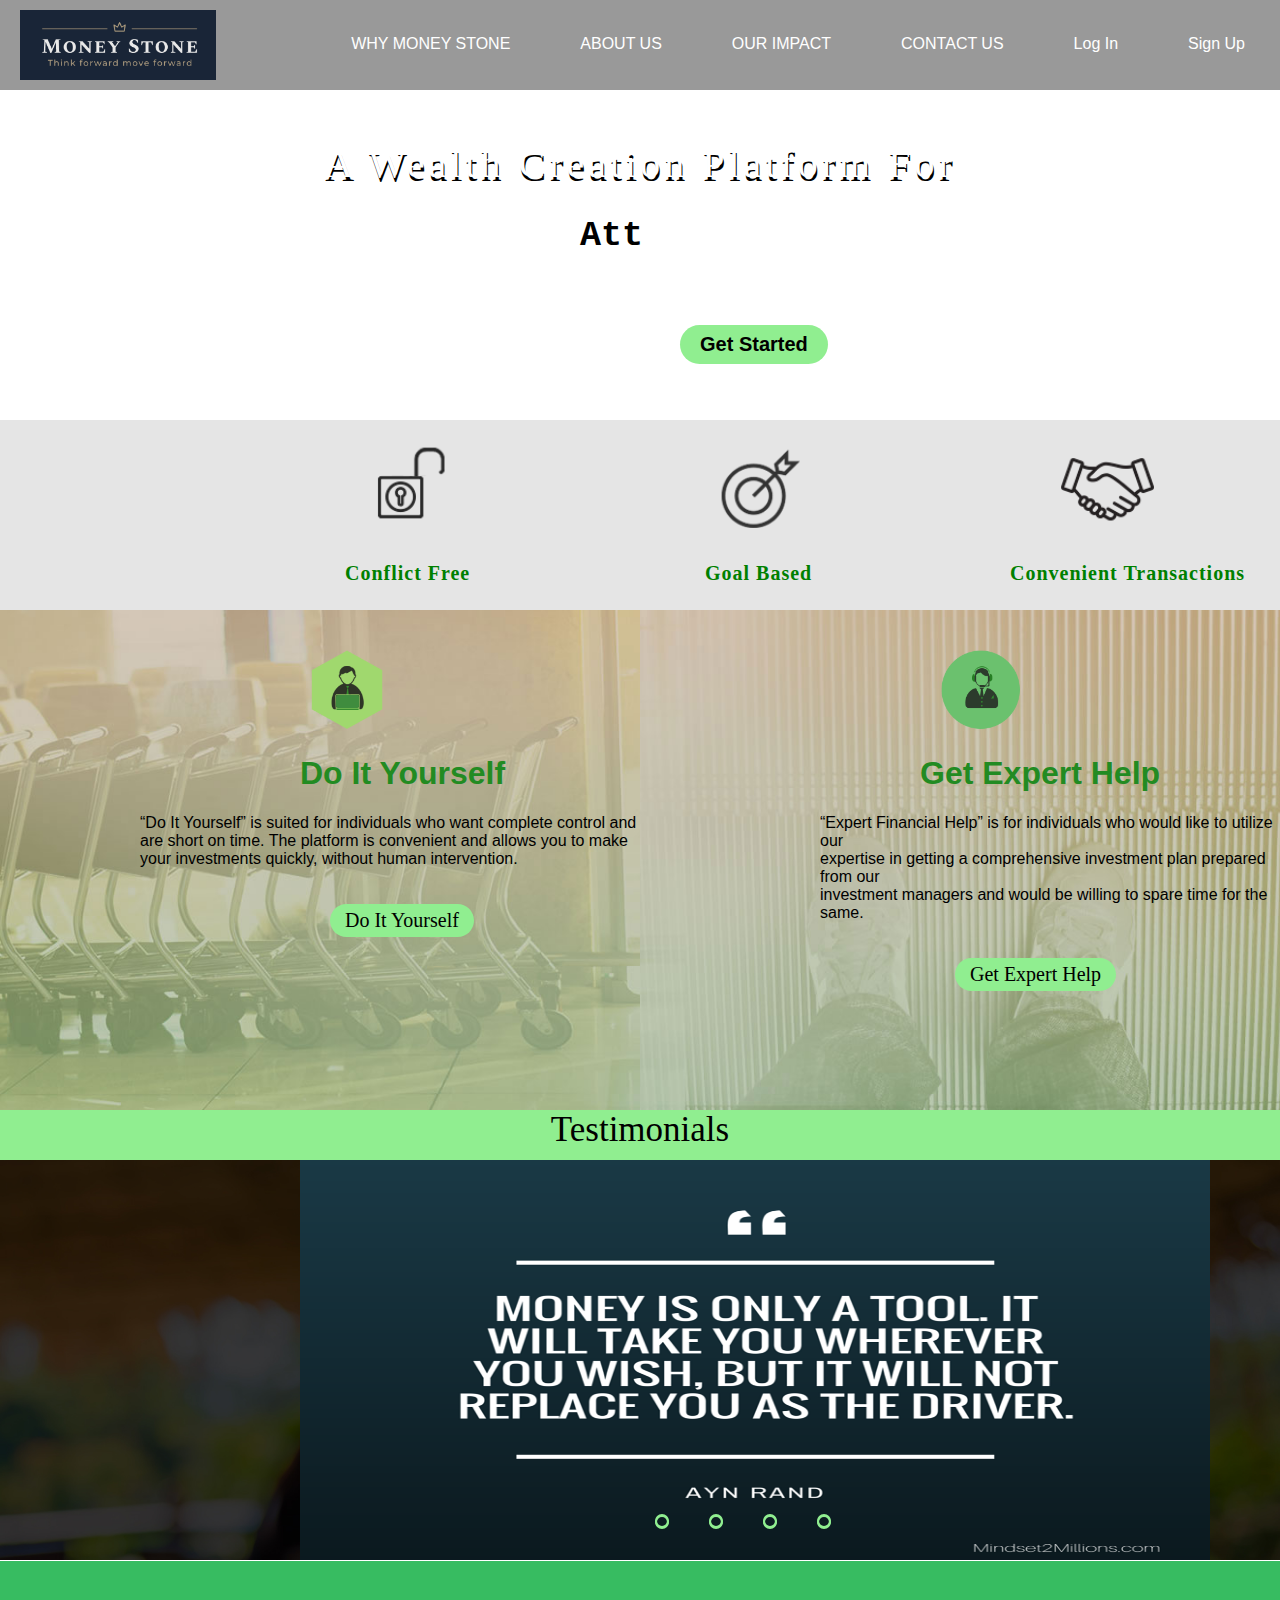
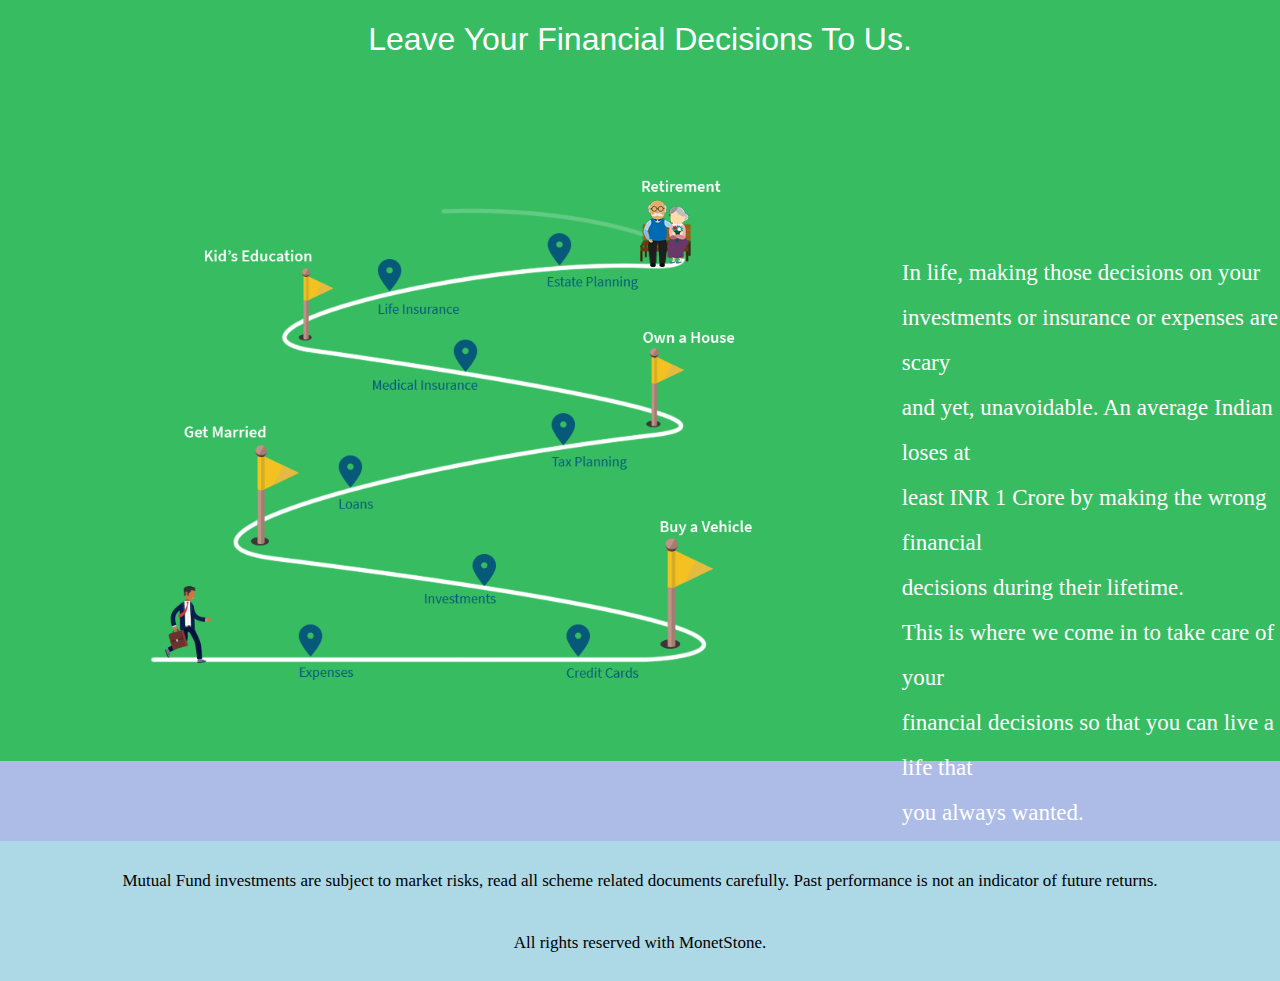
<file: index.html>
<!DOCTYPE html>
<html lang="en">
<head>
    <meta charset="UTF-8">
    <meta name="viewport" content="width=device-width, initial-scale=1.0">
    <title> Index Page For the Website </title>
    <link rel="stylesheet" href="indexcss.css">
   <!-- <script>
      function Windows(){
        Mywindow = window.open("Ban1.jpg", 'status=0, toolbar=0, location=0, menubar=0, directories=0, resizable=0,  height=250, width=250')
      }
      function Launch() {
       for (i=0; i < 5;i++){
        Win =window.open('','win'+i,'width=50,height=50')
       }
    }
    </script>
  -->
    <script>
     function Cookie(){
        prompt("Enter the Name");
      }
       function WriteCookie(){
            var person = prompt('Enter the Access Username')
            with (document.CookieWriter){
              document.cookie =
                       "UserName="+ customer.value+";"
              alert("Cookie Written")
        }
 }
    </script>
</head>
<body onload="WriteCookie()">
  <!-- <form method="POST"> 
    <input name = "Surprise" value = "Surprise" type="button" onclick = "Windows()"/>
    </form>
    
    <FORM action="http://www.jimkeogh.com" method="post">
      <P>
      <INPUT name="Click for More!"
      value="Click for More!" type="button"
      onclick="Launch()"/>
      </P>
    </FORM>  -->
    <div class="Container">
      <div class="model-bg">
        <div class="model">
          <h2>Login Form</h2>
          <form>
          <input type="text" name="username" autocomplete="off" required placeholder="User Name"><br><br>
          <input type="password" name="password" max="8" autocomplete="off" required placeholder="Password"> <br><br>
          <a href="#">forgot password</a><br><br>
          <input type="submit" name="login" value="Log In">
          <div class="circle">
          <span class="model-close">X</span>
          </div>
          </form>
        </div>
      </div>
      <div class="changebg">
        <div class="Navbar1">
          <div class="services">
            <img src="moneystone.png" height="70">
            <a href="signup.html">Sign Up</a>
            <a href="#" class="LogIn">Log In</a>
            <a href="Contact.html">CONTACT US</a>
            <a href="Im_Money.html">OUR IMPACT</a>
            <a href="AboutUs .html">ABOUT US</a>
            <a href="WhyMoneyStone.html">WHY MONEY STONE</a>
          </div>
        </div>
        <h1>A Wealth Creation Platform For</h1>
        <h2 class="typing"></h2>
        <a href="GetStarted.html">
        <button type="button" class="LogIn">Get Started</button>
        </a>
      </div>
      <div class="Navbar2">
          <div class="conflict">
            <p> <img src="conflict-free.png" height="95"></p>
            <h4>Conflict Free</h4>
          </div>
          <div class="goal">
            <p> <img src="goal-based.png" height="95"></p>
            <h4>Goal Based</h4>
          </div>
          <div class="convenient">
            <p> <img src="convenient.png" height="95"></p>
            <h4>Convenient Transactions</h4>
          </div>
      </div>
      <div class="todowork">
        <div class="yourself">
          <img src="doit.png" height="80">
          <h1>Do It Yourself</h1>
          <p>“Do It Yourself” is suited for individuals who want complete control and<br>
             are short on time. The platform is convenient and allows you to make<br>
              your investments quickly, without human intervention.</p>
              <a href="SignUp.html">
              <button type="button" name="doit">Do It Yourself</button>
              </a>
        </div>
        <div class="expert">
          <img src="expt.png" height="80">
          <h1>Get Expert Help</h1>
          <p>“Expert Financial Help” is for individuals who would like to utilize our<br>
             expertise in getting a comprehensive investment plan prepared from our<br>
            investment managers and would be willing to spare time for the same.</p>
            <a href="GetStarted(2).html">
            <button type="button" name="doit">Get Expert Help</button>
            </a>
        </div>
      </div>
      <div class="word">
        <p>Testimonials</p>
      </div>
      <div class="testimonials">
        <div class="middle">
        <div class="slider">
          <div class="slides">
            <input type="radio" name="radio-btn" id="radio1">
            <input type="radio" name="radio-btn" id="radio2">
            <input type="radio" name="radio-btn" id="radio3">
            <input type="radio" name="radio-btn" id="radio4">
          <div class="slide first">
              <img src="money1.png" height="400" width="910">
          </div>
          <div class="slide">
              <img src="money2.jpg" height="400" width="910">
          </div>
          <div class="slide">
              <img src="money3.jpg" height="400" width="910">
          </div>
          <div class="slide">
              <img src="money4.png" height="400" width="910">
          </div>

          <div class="auto-navigation">
            <div class="auto-btn1"></div>
            <div class="auto-btn1"></div>
            <div class="auto-btn1"></div>
            <div class="auto-btn1"></div>
          </div>
          </div>
          <div class="manual-navigation">
            <label for="radio1" class="manual-btn"></label>
            <label for="radio2" class="manual-btn"></label>
            <label for="radio3" class="manual-btn"></label>
            <label for="radio4" class="manual-btn"></label>
          </div>
        </div>
        </div>
      </div>
      <script type="text/javascript">
      var cnt= 1;
      setInterval(function(){
        document.getElementById('radio' + cnt).checked = true;
        cnt++;
        if(cnt > 4){
          cnt = 1;
        }
      },3500);
      </script>
      <script src="indexjs.js"></script>
      <script src="LogIn.js"></script>
      <div class="temp">
        <h1>Leave Your Financial Decisions To Us.</h1>
        <div class="side">
          <img src="timeline.png" height="500">
          <p>In life, making those decisions on your<br>
            investments or insurance or expenses are scary<br>
            and yet, unavoidable. An average Indian loses at<br>
            least INR 1 Crore by making the wrong financial<br>
            decisions during their lifetime.<br>

            This is where we come in to take care of your<br>
            financial decisions so that you can live a life that<br>
            you always wanted.</p>
        </div>
        </div>
        <div class="Footer">
          <div class="risks">
          </div>
          <p>Mutual Fund investments are subject to market risks, read all scheme related documents carefully. Past performance is not an indicator of future returns.</p>
          <p>All rights reserved with MonetStone.</p>
        </div>
    </div>
</body>
</html>
</file>
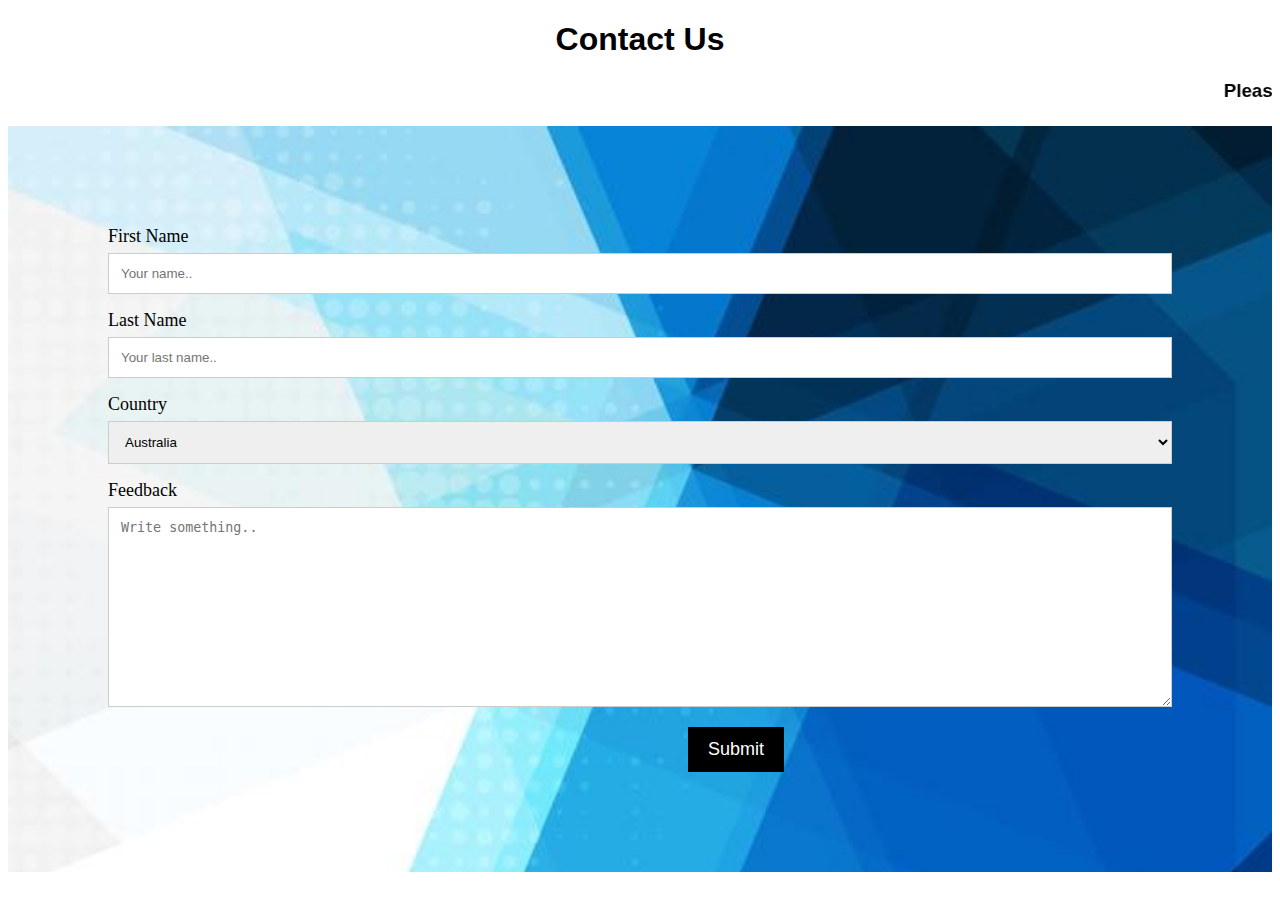
<file: Contact.html>
<!DOCTYPE html>
<html>
<head>
<meta name="viewport" content="width=device-width, initial-scale=1">
<style>
body {font-family: Arial, Helvetica, sans-serif;}
* {box-sizing: border-box;}
input[type=text], select, textarea {
  width: 100%;
  padding: 12px;
  border: 1px solid #ccc;
  box-sizing: border-box;
  margin-top: 6px;
  margin-bottom: 16px;
  resize: vertical;
}
h1{
  font-family: -apple-system,BlinkMacSystemFont,"Segoe UI",Roboto,"Helvetica Neue",Arial,sans-serif;
  
}
input[type=submit] {
  font-size: 18px;
  background-color: Black;
  color: white;
  padding: 12px 20px;
  border: none;
  cursor: pointer;
  margin-left: 580px;
}

input[type=submit]:hover {
  color: black;
  background-color: white;
}

.container {
  background: url("bluebg.jpg");
  background-size: cover;
  padding: 100px;
}
label{
  font-family: candara;
  font-size: 18px;
  font-weight: normal;
}
</style>
</head>
<body>
<center>
<h1>Contact Us</h1>
<h3> <marquee> Please Enter the Following details and then contact us for the further Queries!!.... </Marquee><h3>
</center>
<div class="container">
    <form>
    <label for="fname">First Name</label>
    <input type="text" id="fname" name="firstname" placeholder="Your name.." required>

    <label for="lname">Last Name</label>
    <input type="text" id="lname" name="lastname" placeholder="Your last name.." required>

    <label for="country">Country</label>
    <select id="country" name="country">
      <option value="australia">Australia</option>
      <option value="canada">Canada</option>
      <option value="usa">India</option>
      <option value="usa">California</option>
      <option value="usa">United States</option>
      <option value="usa">United Kingdom</option>
      <option value="usa">Germany</option>
      <option value="usa">Italy</option>
      <option value="usa">Nepal</option>

    </select>

    <label for="subject">Feedback</label>
    <textarea id="subject" name="subject" placeholder="Write something.." style="height:200px"></textarea>

    <input type="submit" value="Submit">
</form>
</div>

</body>
</html>
</file>
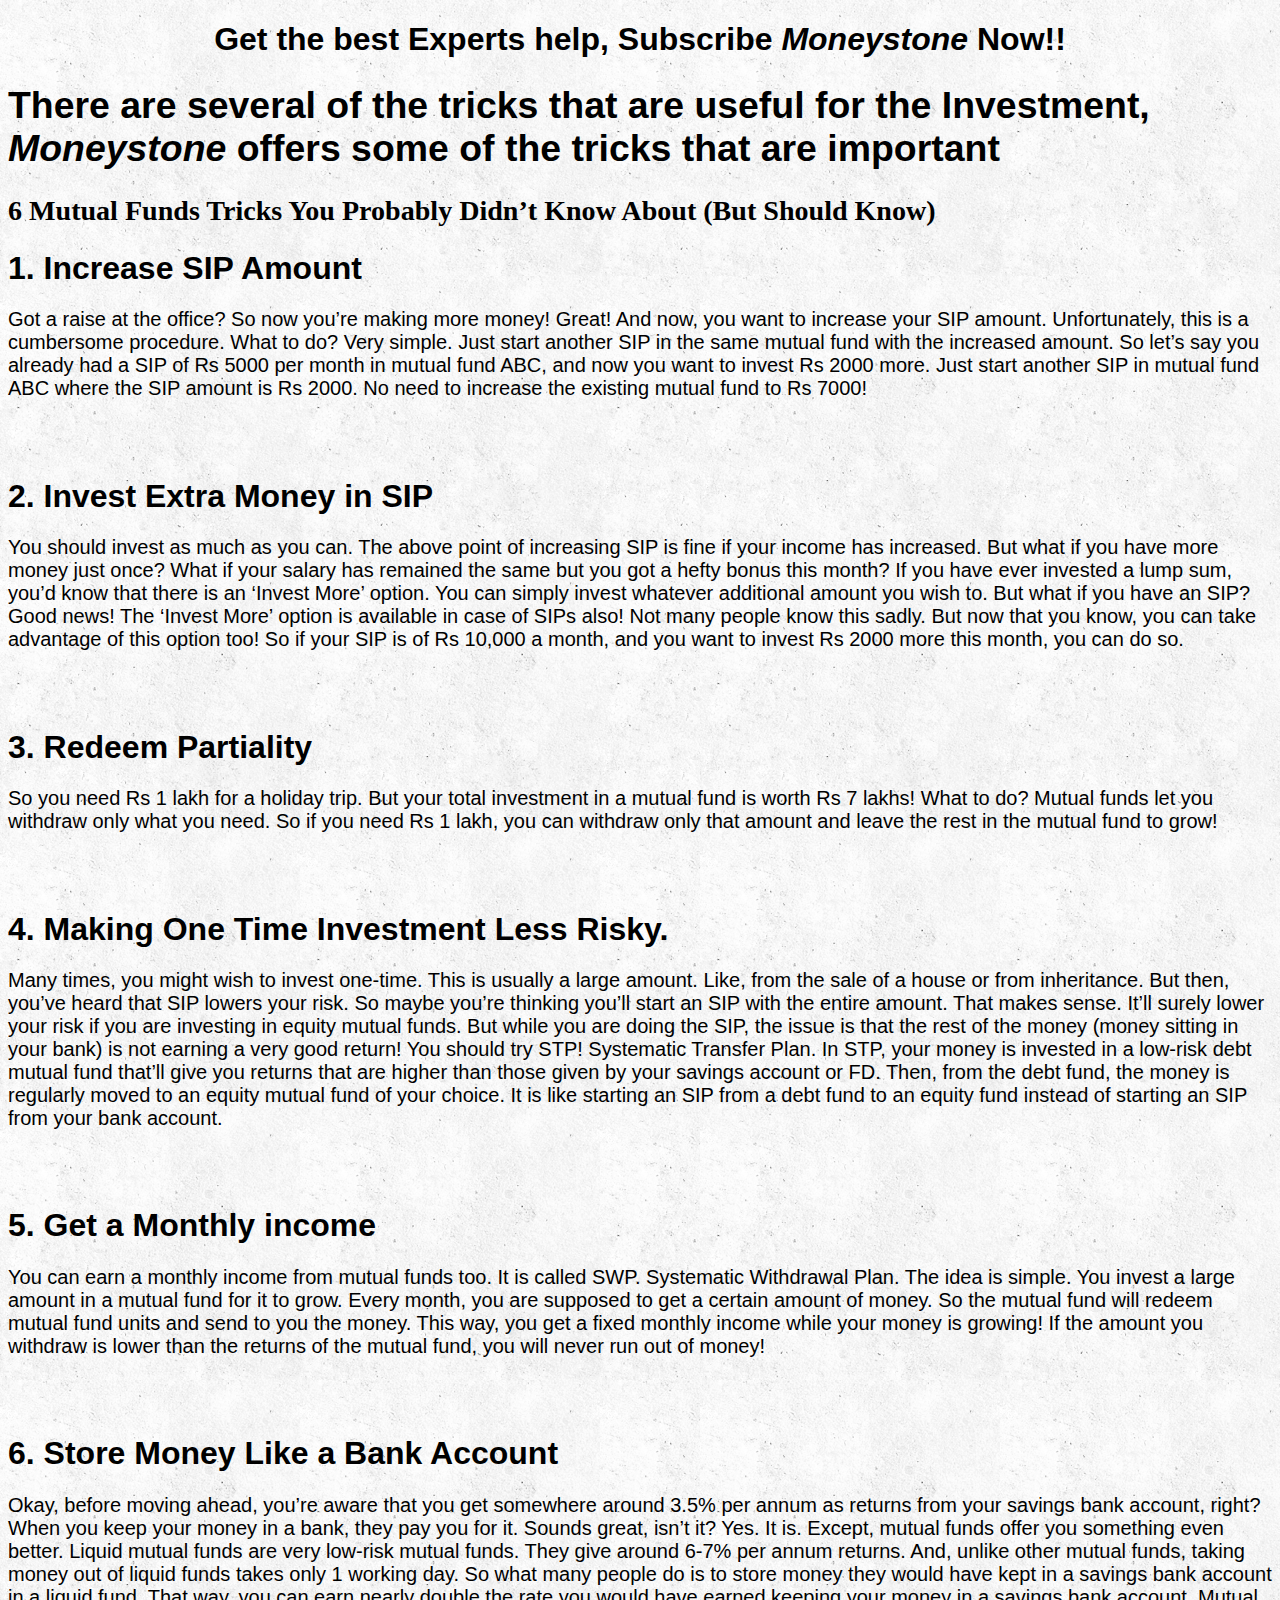
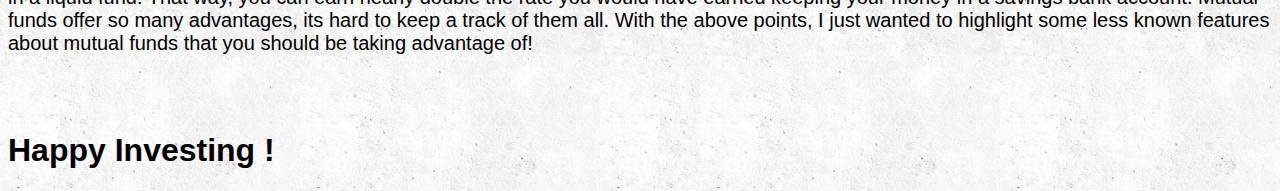
<file: GetStarted(2).html>
<!DOCTYPE html>
<html lang="en">
<head>
    <meta charset="UTF-8">
    <meta name="viewport" content="width=device-width, initial-scale=1.0">
    <title>Main Content - 1</title>
</head>
<style>
body{
  background-image: url("whitebg.png");
}
h1{
  font-family: sans-serif;
}
p{
    font-family: sans-serif;
    font-size: 20px;
    font-weight: lighter;
  }
  button{
    margin-left: 680px;
    margin-bottom: 100px;
    padding: 8px 20px 8px 20px;
    border-radius: 20px;
    border: none;
    font-family: cursive;
    font-weight: lighter;
    font-size: 20px;
    background-color: aqua;
    transition: .3s ease-out;
  }
  button:hover{
    transform: translateY(10px);
    background-color: chartreuse;
  }
</style>
<body>
    <center>
    <h1> Get the best Experts help, Subscribe <i>Moneystone</i> Now!!</h1>
   </center>
<h3>
<div class="Main Content">
<p>
<h1>There are several of the tricks that are useful for the Investment, <i>Moneystone</i> offers some of the tricks that are important</h1>
<h2>6 Mutual Funds Tricks You Probably Didn’t Know About (But Should Know)</h2>
</p>
</div>
<h1>1. Increase SIP Amount</h1>
<p>
  Got a raise at the office? So now you’re making more money! Great!

And now, you want to increase your SIP amount.

Unfortunately, this is a cumbersome procedure. What to do?

Very simple. Just start another SIP in the same mutual fund with the increased amount.

So let’s say you already had a SIP of Rs 5000 per month in mutual fund ABC, and now you want to invest Rs 2000 more. Just start another SIP in mutual fund ABC where the SIP amount is Rs 2000. No need to increase the existing mutual fund to Rs 7000!
</p>
<br>
<br>

<h1>2. Invest Extra Money in SIP</h1>
<p>
  You should invest as much as you can.

The above point of increasing SIP is fine if your income has increased. But what if you have more money just once? What if your salary has remained the same but you got a hefty bonus this month?

If you have ever invested a lump sum, you’d know that there is an ‘Invest More’ option. You can simply invest whatever additional amount you wish to.

But what if you have an SIP?

Good news!

The ‘Invest More’ option is available in case of SIPs also! Not many people know this sadly. But now that you know, you can take advantage of this option too!

So if your SIP is of Rs 10,000 a month, and you want to invest Rs 2000 more this month, you can do so.
</p>
<br>
<br>

<h1>3. Redeem Partiality</h1>
<p>
  So you need Rs 1 lakh for a holiday trip. But your total investment in a mutual fund is worth Rs 7 lakhs!

What to do?

Mutual funds let you withdraw only what you need.

So if you need Rs 1 lakh, you can withdraw only that amount and leave the rest in the mutual fund to grow!

</p>
<br>
<br>

<h1>4. Making One Time Investment Less Risky.</h1>
<p>
  Many times, you might wish to invest one-time. This is usually a large amount. Like, from the sale of a house or from inheritance.

But then, you’ve heard that SIP lowers your risk.

So maybe you’re thinking you’ll start an SIP with the entire amount.

That makes sense. It’ll surely lower your risk if you are investing in equity mutual funds. But while you are doing the SIP, the issue is that the rest of the money (money sitting in your bank) is not earning a very good return!

You should try STP! Systematic Transfer Plan.

In STP, your money is invested in a low-risk debt mutual fund that’ll give you returns that are higher than those given by your savings account or FD. Then, from the debt fund, the money is regularly moved to an equity mutual fund of your choice.

It is like starting an SIP from a debt fund to an equity fund instead of starting an SIP from your bank account.
</p>
<br>
<br>

<h1>5. Get a Monthly income</h1>
<p>
  You can earn a monthly income from mutual funds too.

It is called SWP. Systematic Withdrawal Plan.

The idea is simple.

You invest a large amount in a mutual fund for it to grow.

Every month, you are supposed to get a certain amount of money. So the mutual fund will redeem mutual fund units and send to you the money.

This way, you get a fixed monthly income while your money is growing!

If the amount you withdraw is lower than the returns of the mutual fund, you will never run out of money!
</p>
<br>
<br>

<h1>6. Store Money Like a Bank Account</h1>
<p>
  Okay, before moving ahead, you’re aware that you get somewhere around 3.5% per annum as returns from your savings bank account, right?

  When you keep your money in a bank, they pay you for it. Sounds great, isn’t it? Yes. It is.
  
  Except, mutual funds offer you something even better.
  
  Liquid mutual funds are very low-risk mutual funds. They give around 6-7% per annum returns. And, unlike other mutual funds, taking money out of liquid funds takes only 1 working day.
  
  So what many people do is to store money they would have kept in a savings bank account in a liquid fund.
  
  That way, you can earn nearly double the rate you would have earned keeping your money in a savings bank account.
  
  Mutual funds offer so many advantages, its hard to keep a track of them all.
  
  With the above points, I just wanted to highlight some less known features about mutual funds that you should be taking advantage of!
</p>
<br>
<br>

<h1> Happy Investing !</h1> 
</body>
</html>
</file>
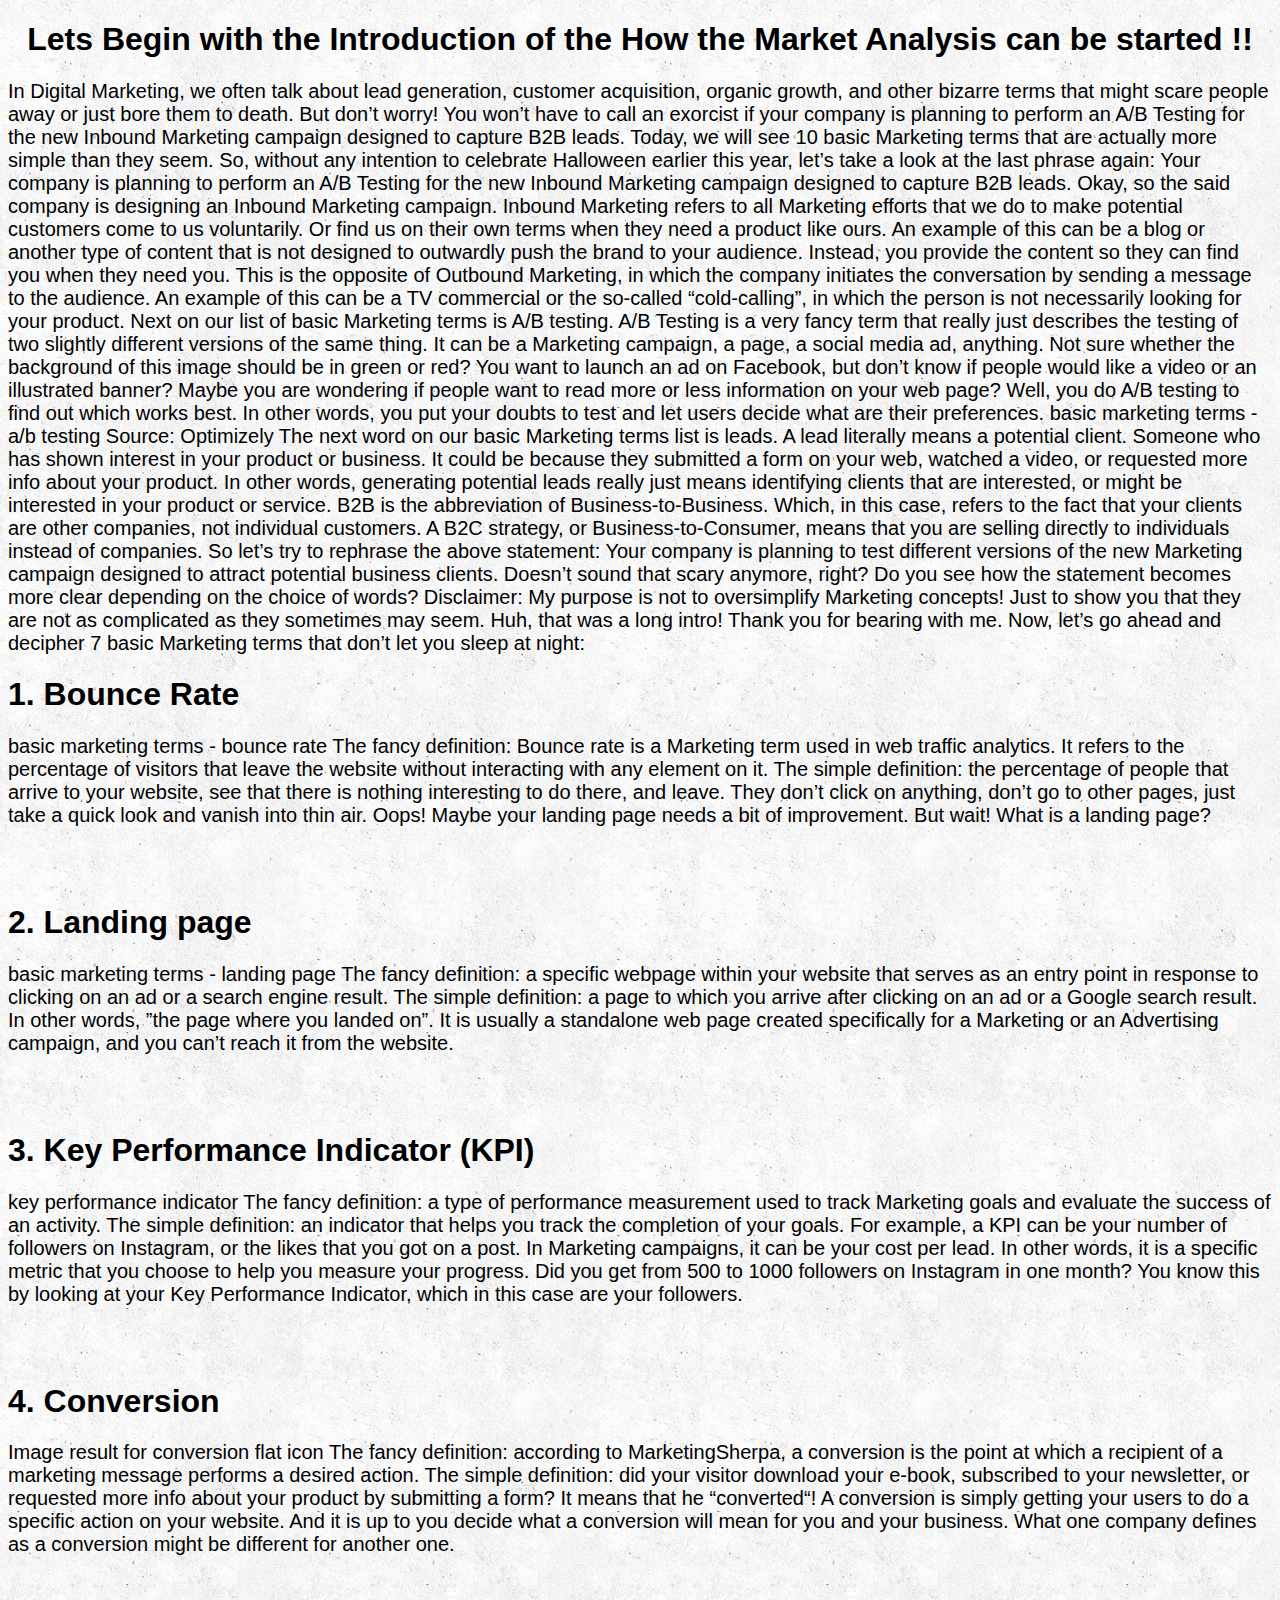
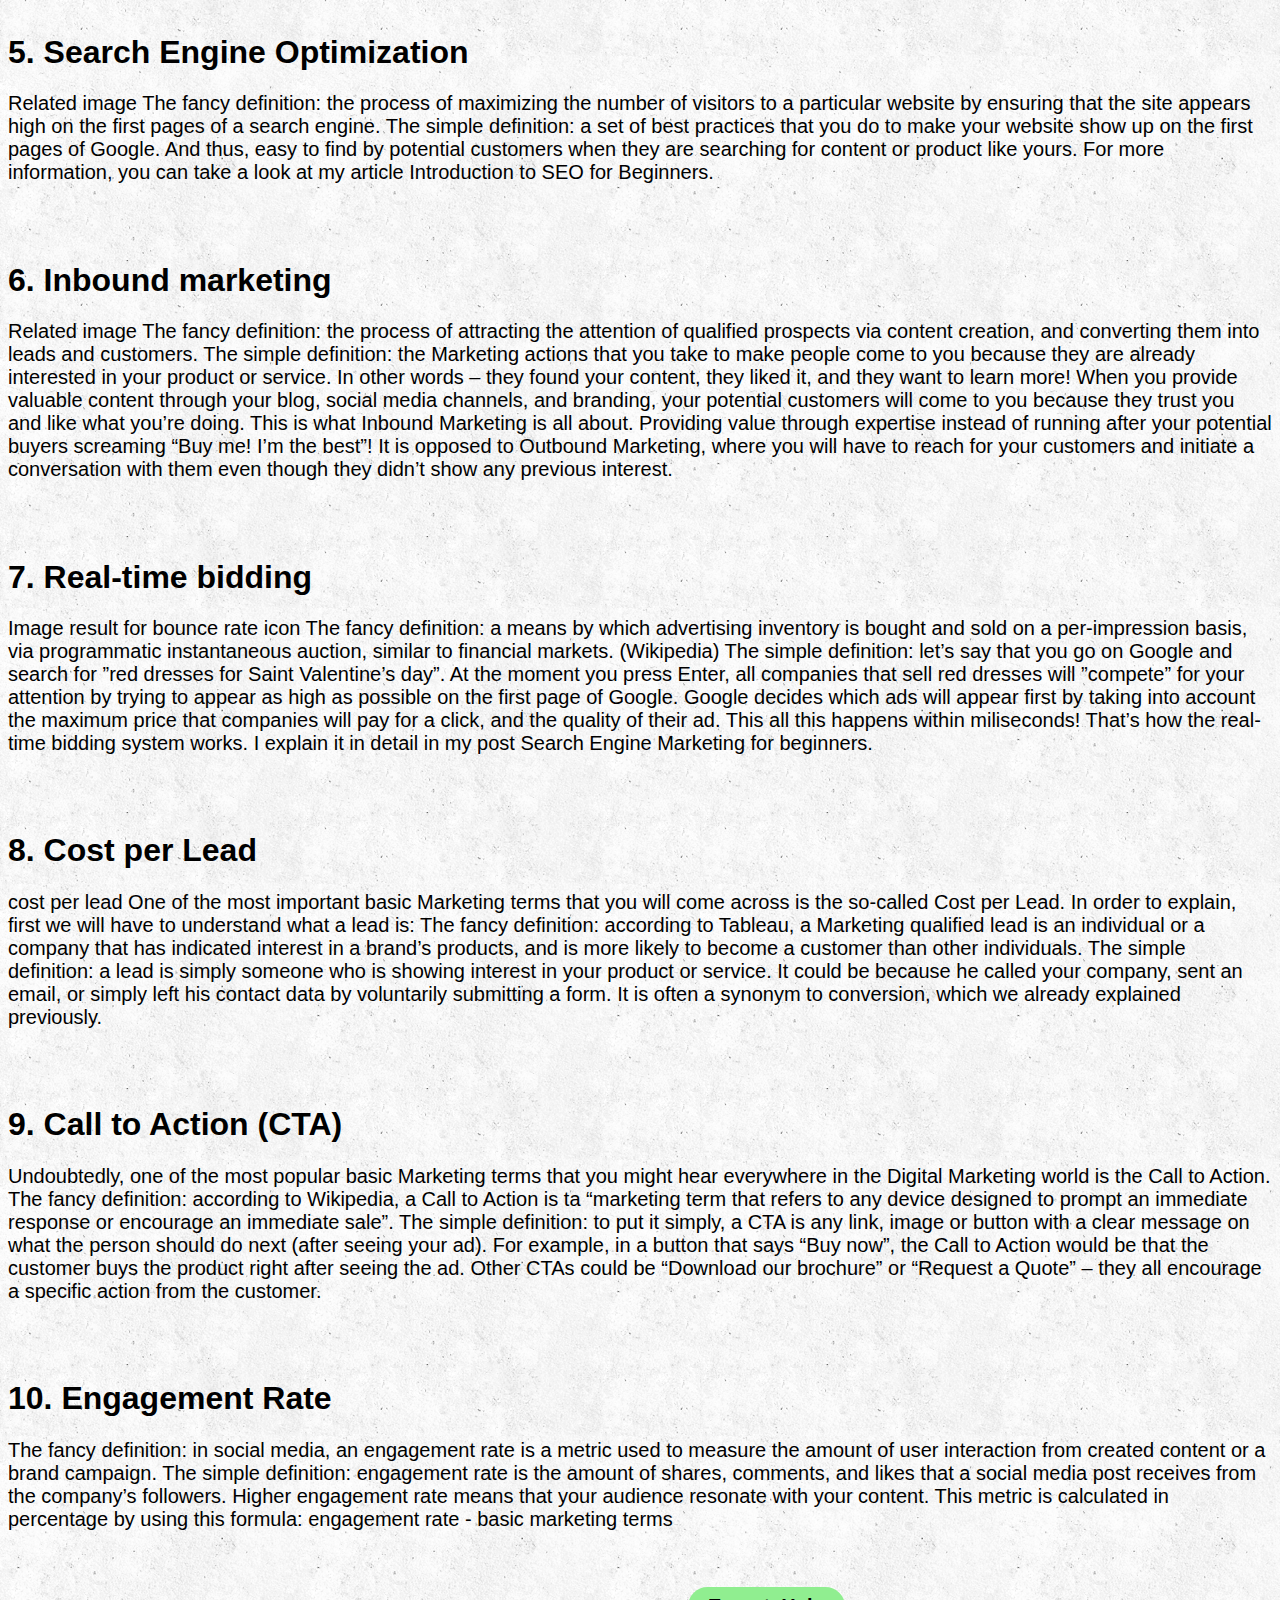
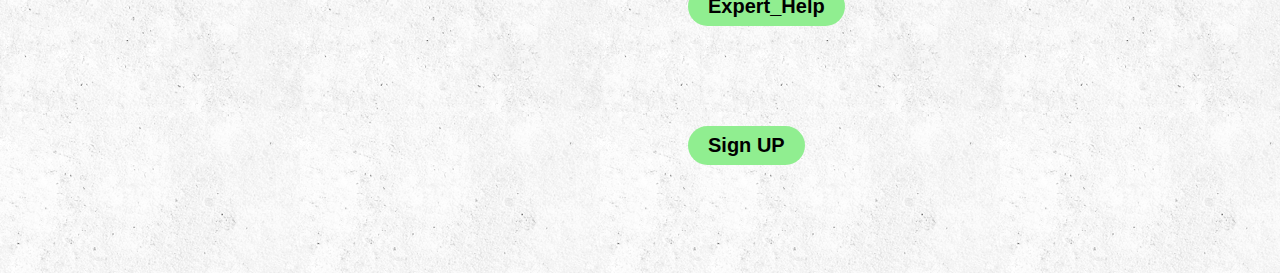
<file: GetStarted.html>
<!DOCTYPE html>
<html lang="en">
<head>
    <meta charset="UTF-8">
    <meta name="viewport" content="width=device-width, initial-scale=1.0">
    <title>Get Started</title>
</head>
<style>
body{
  background-image: url("whitebg.png");
}
h1{
  font-family: sans-serif;
}
p{
    font-family: sans-serif;
    font-size: 20px;
    font-weight: lighter;
  }
  button{
    margin-left: 680px;
    margin-bottom: 100px;
    padding: 8px 20px 8px 20px;
    border-radius: 20px;
    border: none;
    font-family: "Lucida Sans Unicode", "Lucida Grande", sans-serif;
    font-weight: bold;
    font-size: 20px;
    background-color: lightgreen;
    transition: .3s ease-out;
  }
  button:hover{
    transform: translateY(10px);
    background-color: #32CD32;
  }
</style>
<body>
   <center>
    <h1> Lets  Begin with the Introduction of the How the Market Analysis can be started !!</h1>
   </center>
<h3>
<div class="Main Content">
<p>
In Digital Marketing, we often talk about lead generation, customer acquisition, organic growth, and other bizarre terms that might scare people away or just bore them to death. But don’t worry! You won’t have to call an exorcist if your company is planning to perform an A/B Testing for the new Inbound Marketing campaign designed to capture B2B leads. Today, we will see 10 basic Marketing terms that are actually more simple than they seem.

So, without any intention to celebrate Halloween earlier this year, let’s take a look at the last phrase again:

Your company is planning to perform an A/B Testing for the new Inbound Marketing campaign designed to capture B2B leads.

Okay, so the said company is designing an Inbound Marketing campaign. Inbound Marketing refers to all Marketing efforts that we do to make potential customers come to us voluntarily. Or find us on their own terms when they need a product like ours.

An example of this can be a blog or another type of content that is not designed to outwardly push the brand to your audience. Instead, you provide the content so they can find you when they need you.


This is the opposite of Outbound Marketing, in which the company initiates the conversation by sending a message to the audience. An example of this can be a TV commercial or the so-called “cold-calling”, in which the person is not necessarily looking for your product.

Next on our list of basic Marketing terms is A/B testing.
A/B Testing is a very fancy term that really just describes the testing of two slightly different versions of the same thing. It can be a Marketing campaign, a page, a social media ad, anything. Not sure whether the background of this image should be in green or red?

You want to launch an ad on Facebook, but don’t know if people would like a video or an illustrated banner? Maybe you are wondering if people want to read more or less information on your web page?

Well, you do A/B testing to find out which works best. In other words, you put your doubts to test and let users decide what are their preferences.

basic marketing terms - a/b testing
Source: Optimizely

The next word on our basic Marketing terms list is leads.

A lead literally means a potential client. Someone who has shown interest in your product or business. It could be because they submitted a form on your web, watched a video, or requested more info about your product.

In other words, generating potential leads really just means identifying clients that are interested, or might be interested in your product or service.

B2B is the abbreviation of Business-to-Business. Which, in this case, refers to the fact that your clients are other companies, not individual customers. A B2C strategy, or Business-to-Consumer, means that you are selling directly to individuals instead of companies.

So let’s try to rephrase the above statement:
Your company is planning to test different versions of the new Marketing campaign designed to attract potential business clients.

Doesn’t sound that scary anymore, right? Do you see how the statement becomes more clear depending on the choice of words?

Disclaimer: My purpose is not to oversimplify Marketing concepts! Just to show you that they are not as complicated as they sometimes may seem.

Huh, that was a long intro! Thank you for bearing with me.

Now, let’s go ahead and decipher 7 basic Marketing terms that don’t let you sleep at night:
</p>
</div>
<h1>1. Bounce Rate </h1>
<p>
basic marketing terms - bounce rate
The fancy definition: Bounce rate is a Marketing term used in web traffic analytics. It refers to the percentage of visitors that leave the website without interacting with any element on it.
The simple definition: the percentage of people that arrive to your website, see that there is nothing interesting to do there, and leave. They don’t click on anything, don’t go to other pages, just take a quick look and vanish into thin air. Oops! Maybe your landing page needs a bit of improvement.
But wait! What is a landing page?
</p>
<br>
<br>

<h1>2. Landing page</h1>
<p>
basic marketing terms - landing page
The fancy definition: a specific webpage within your website that serves as an entry point in response to clicking on an ad or a search engine result.
The simple definition: a page to which you arrive after clicking on an ad or a Google search result. In other words, ”the page where you landed on”. It is usually a standalone web page created specifically for a Marketing or an Advertising campaign, and you can’t reach it from the website.
</p>
<br>
<br>

<h1>3. Key Performance Indicator (KPI)</h1>
<p>
key performance indicator
The fancy definition: a type of performance measurement used to track Marketing goals and evaluate the success of an activity.

The simple definition: an indicator that helps you track the completion of your goals. For example, a KPI can be your number of followers on Instagram, or the likes that you got on a post. In Marketing campaigns, it can be your cost per lead.

In other words, it is a specific metric that you choose to help you measure your progress. Did you get from 500 to 1000 followers on Instagram in one month? You know this by looking at your Key Performance Indicator, which in this case are your followers.
</p>
<br>
<br>

<h1>4. Conversion</h1>
<p>
Image result for conversion flat icon
The fancy definition: according to MarketingSherpa, a conversion is the point at which a recipient of a marketing message performs a desired action.

The simple definition: did your visitor download your e-book, subscribed to your newsletter, or requested more info about your product by submitting a form? It means that he “converted“! A conversion is simply getting your users to do a specific action on your website. And it is up to you decide what a conversion will mean for you and your business.

What one company defines as a conversion might be different for another one.
</p>
<br>
<br>

<h1>5. Search Engine Optimization</h1>
<p>
Related image
The fancy definition: the process of maximizing the number of visitors to a particular website by ensuring that the site appears high on the first pages of a search engine.

The simple definition: a set of best practices that you do to make your website show up on the first pages of Google. And thus, easy to find by potential customers when they are searching for content or product like yours. For more information, you can take a look at my article Introduction to SEO for Beginners.
</p>
<br>
<br>

<h1>6. Inbound marketing</h1>
<p>
Related image
The fancy definition: the process of attracting the attention of qualified prospects via content creation, and converting them into leads and customers.
The simple definition: the Marketing actions that you take to make people come to you because they are already interested in your product or service. In other words – they found your content, they liked it, and they want to learn more!
When you provide valuable content through your blog, social media channels, and branding, your potential customers will come to you because they trust you and like what you’re doing. This is what Inbound Marketing is all about. Providing value through expertise instead of running after your potential buyers screaming “Buy me! I’m the best”!
It is opposed to Outbound Marketing, where you will have to reach for your customers and initiate a conversation with them even though they didn’t show any previous interest.
</p>
<br>
<br>

<h1>7. Real-time bidding </h1>
<p>
Image result for bounce rate icon
The fancy definition: a means by which advertising inventory is bought and sold on a per-impression basis, via programmatic instantaneous auction, similar to financial markets. (Wikipedia)
The simple definition: let’s say that you go on Google and search for ”red dresses for Saint Valentine’s day”. At the moment you press Enter, all companies that sell red dresses will ”compete” for your attention by trying to appear as high as possible on the first page of Google.
Google decides which ads will appear first by taking into account the maximum price that companies will pay for a click, and the quality of  their ad. This all this happens within miliseconds! That’s how the real-time bidding system works. I explain it in detail in my post Search Engine Marketing for beginners.
</p>
<br>
<br>

<h1>8. Cost per Lead</h1>
<p>
cost per lead
One of the most important basic Marketing terms that you will come across is the so-called Cost per Lead. In order to explain, first we will have to understand what a lead is:
The fancy definition: according to Tableau, a Marketing qualified lead is an individual or a company that has indicated interest in a brand’s products, and is more likely to become a customer than other individuals.
The simple definition: a lead is simply someone who is showing interest in your product or service. It could be because he called your company, sent an email, or simply left his contact data by voluntarily submitting a form. It is often a synonym to conversion, which we already explained previously.
</p>
<br>
<br>

<h1>9. Call to Action (CTA) </h1>
<p>
Undoubtedly, one of the most popular basic Marketing terms that you might hear everywhere in the Digital Marketing world is the Call to Action.
The fancy definition: according to Wikipedia, a Call to Action is ta “marketing term that refers to any device designed to prompt an immediate response or encourage an immediate sale”.
The simple definition: to put it simply, a CTA is any link, image or button with a clear message on what the person should do next (after seeing your ad). For example, in a button that says “Buy now”, the Call to Action would be that the customer buys the product right after seeing the ad. Other CTAs could be “Download our brochure” or “Request a Quote” – they all encourage a specific action from the customer.
</p>
<br>
<br>

<h1>10. Engagement Rate </h1>
<p>
The fancy definition: in social media, an engagement rate is a metric used to measure the amount of user interaction from created content or a brand campaign.
The simple definition: engagement rate is the amount of shares, comments, and likes that a social media post receives from the company’s followers. Higher engagement rate means that your audience resonate with your content.
This metric is calculated in percentage by using this formula:
engagement rate - basic marketing terms
</p>
<br>
<br>

</h3>
<a href="GetStarted(2).html">
  <button type="button" name="button">Expert_Help</button>
</a>

<a href="signup.html">
  <button type="button" name="button">Sign UP</button>
</a>
</body>
</html>
</file>
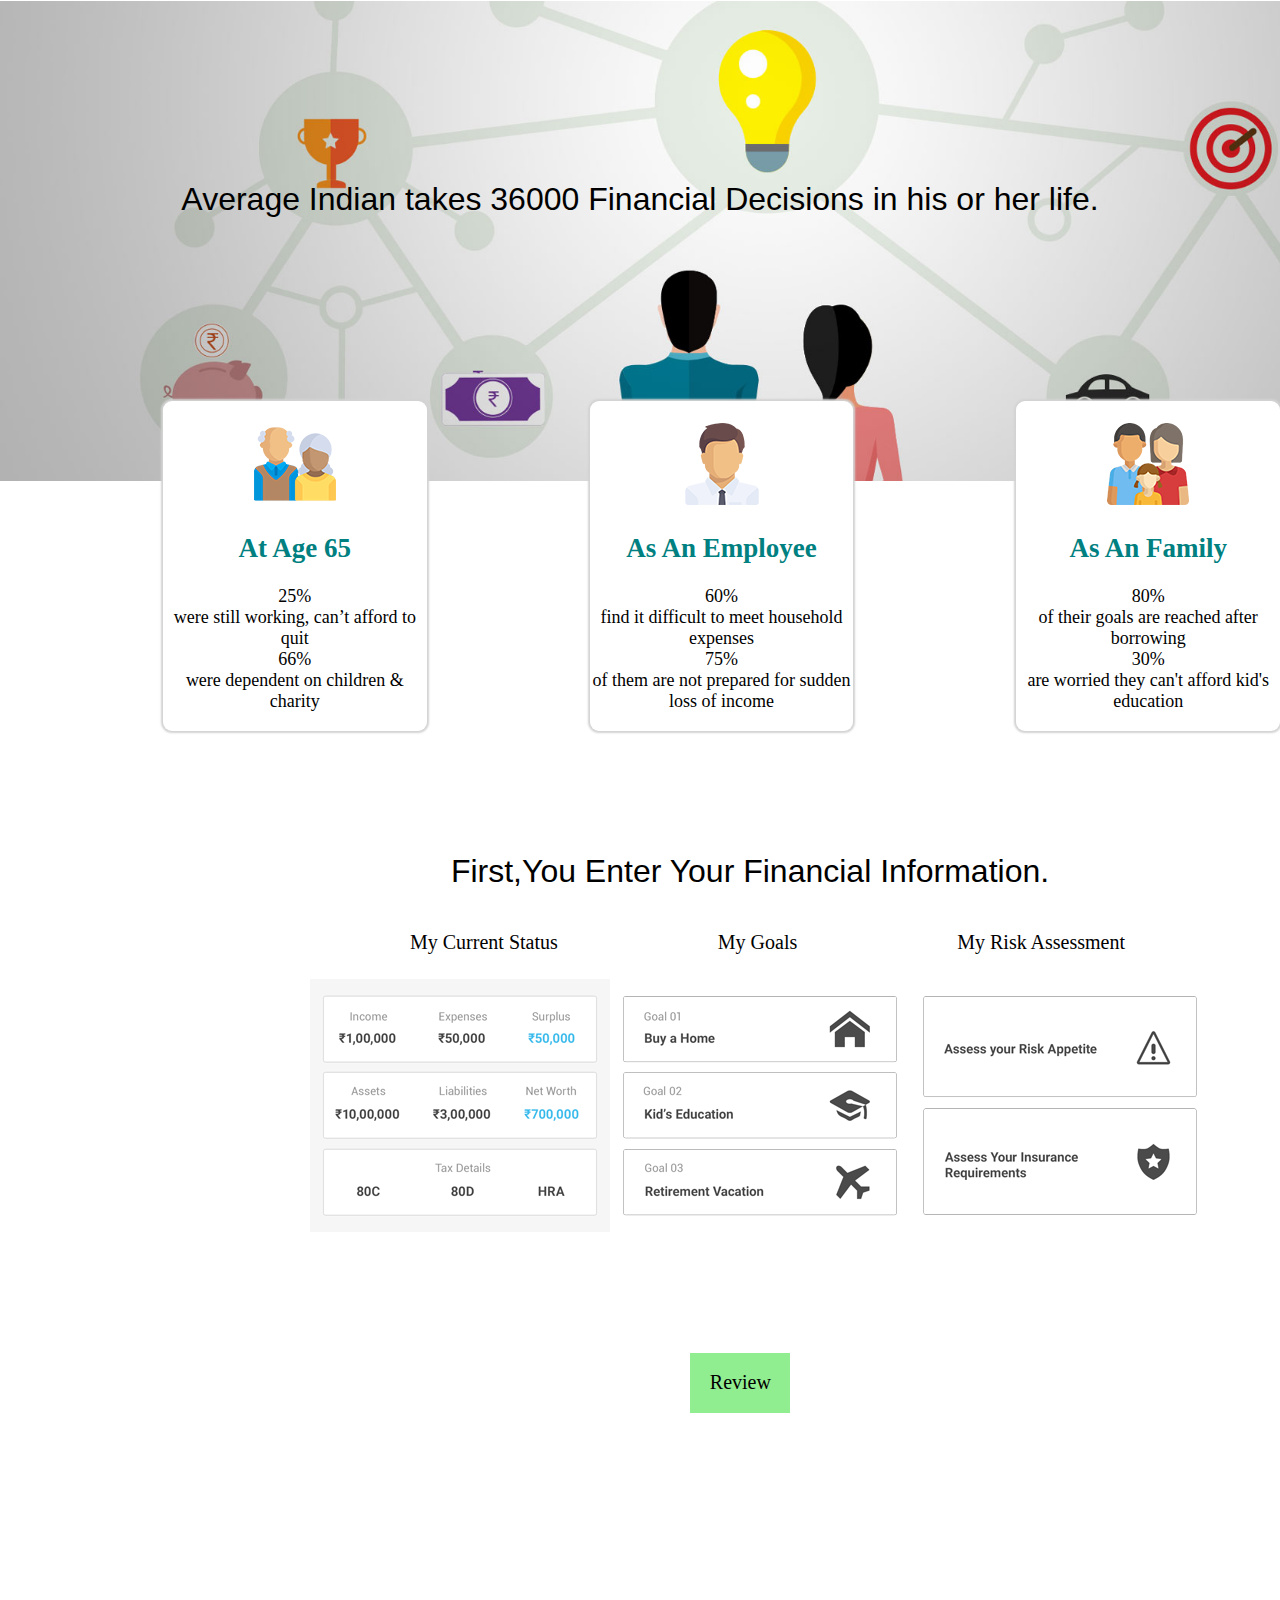
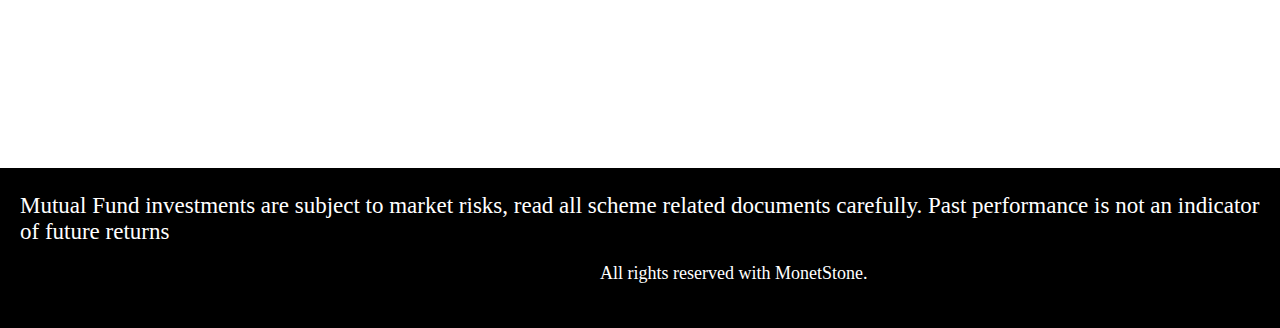
<file: Im_Money.html>
<!DOCTYPE html>
<html lang="en" dir="ltr">
  <head>
    <meta charset="utf-8">
    <title>Impact of Money Stone over the Market</title>
    <link rel="stylesheet" href="Impactcss.css">
  </head>
  <body>
      <div class="impact">
        <h1>Average Indian takes 36000 Financial Decisions in his or her life.</h1>
      </div>
      <div class="boxes">
      <div class="box1">
        <img src="impactimg1.png">
        <h2>At Age 65</h2>
        <p>25%<br>
          were still working, can’t afford to quit<br>
          66%<br>
          were dependent on children & charity</p>
      </div>
      <div class="box2">
        <img src="impactimg2.png">
        <h2>As An Employee</h2>
        <p>60%<br>
          find it difficult to meet household expenses<br>
          75%<br>
          of them are not prepared for sudden loss of income</p>
      </div>
      <div class="box3">
        <img src="impactimg3.png">
        <h2>As An Family</h2>
        <p>80%<br>
          of their goals are reached after borrowing<br>
          30%<br>
          are worried they can't afford kid's education</p>
      </div>
      </div>
      <div class="review">
        <div class="reviewbox">
          <h1>First,You Enter Your Financial Information.</h1>
          <div class="rapidgoal">
            <h3>My Current Status</h3>
            <h3>My Goals</h3>
            <h3>My Risk Assessment</h3>
          </div>
          <div class="rapidgoalimg">
            <img src="planstep1.png">
            <img src="planstep2.png">
            <img src="planstep3.png">
          </div>
        </div>
      </div>
      <div class="reviewstep">
        <img id="picture" src="reviewstep.png" style="visibility:hidden" height="350">
        <button type="button" name="button" onclick="showimage()" id="btn">Review</button>
      </div>
      <div class="footer">
        <h1>Mutual Fund investments are subject to market risks, read all scheme related documents carefully. Past performance is not an indicator of future returns</h1>
        <h3>All rights reserved with MonetStone.</h3>
      </div>
      <script type="text/javascript">
        function showimage(){
          document.getElementById('btn').style.visibility="hidden";
          document.getElementById('picture').style.visibility="visible";
        }
      </script>
  </body>
</html>
</file>
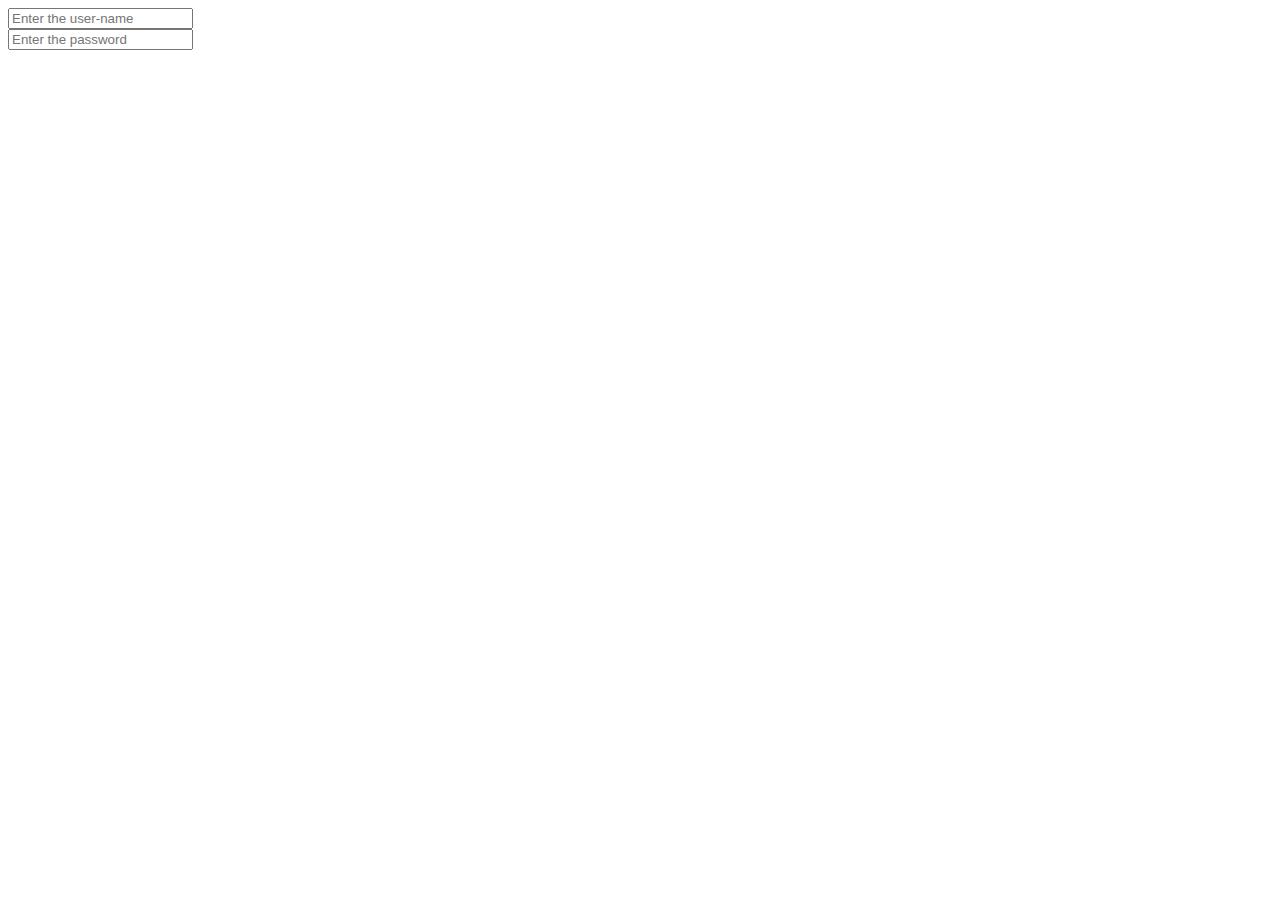
<file: Login.html>
<!DOCTYPE html>
<html lang="en">
<head>
    <meta charset="UTF-8">
    <meta name="viewport" content="width=device-width, initial-scale=1.0">
    <title>Login Page</title>
    <script>
     function Restr(){
       var Username, Password;
       if((Username == 'ABC') && (Password == '123')){
         alert('The Login Is Successfull, Welcome...!!!')
       }
       else{
         alert('The Login Is Unsuccessfull, Try Again Later!!')
       }
     }

    </script>


</head>
<body>
    <form >
       <input type="text", placeholder="Enter the user-name" onclick="Restr()"><br>
       <input type="password", placeholder="Enter the password">
    </form>
</body>

</html>
</file>
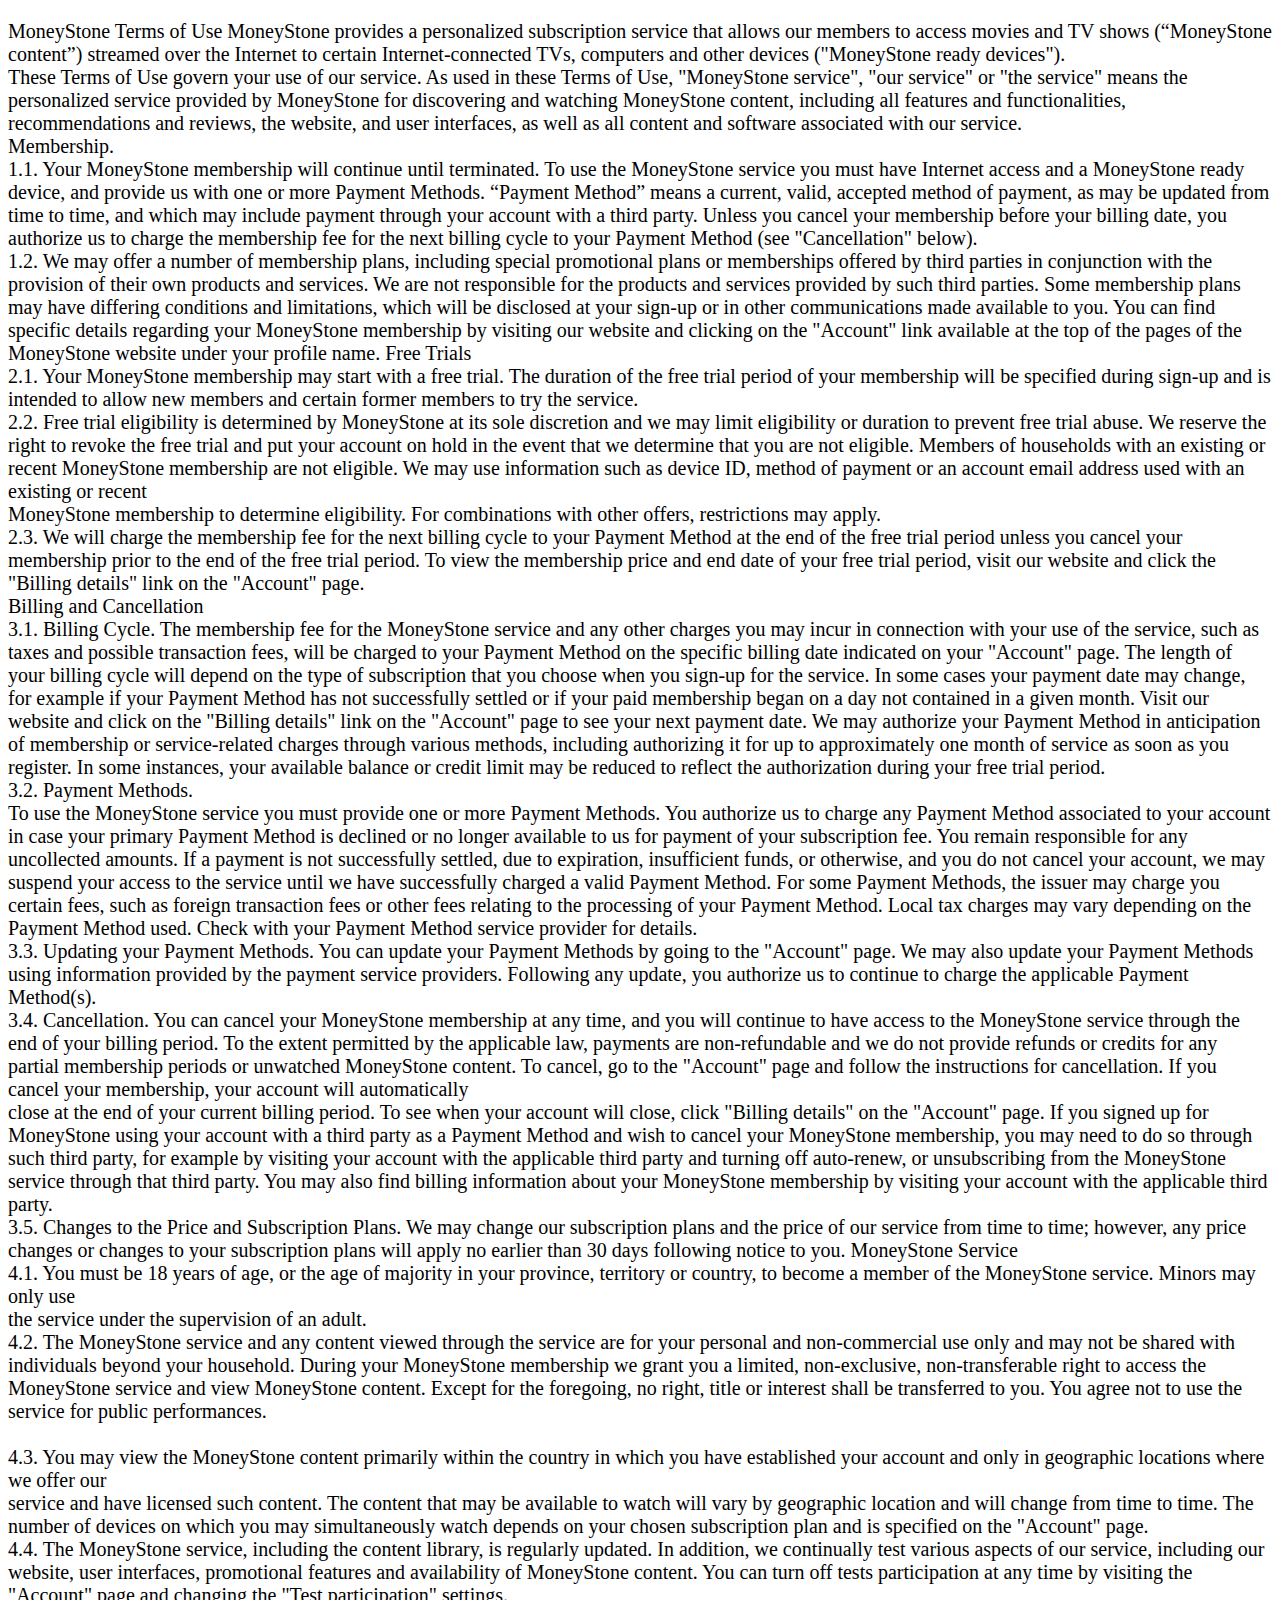
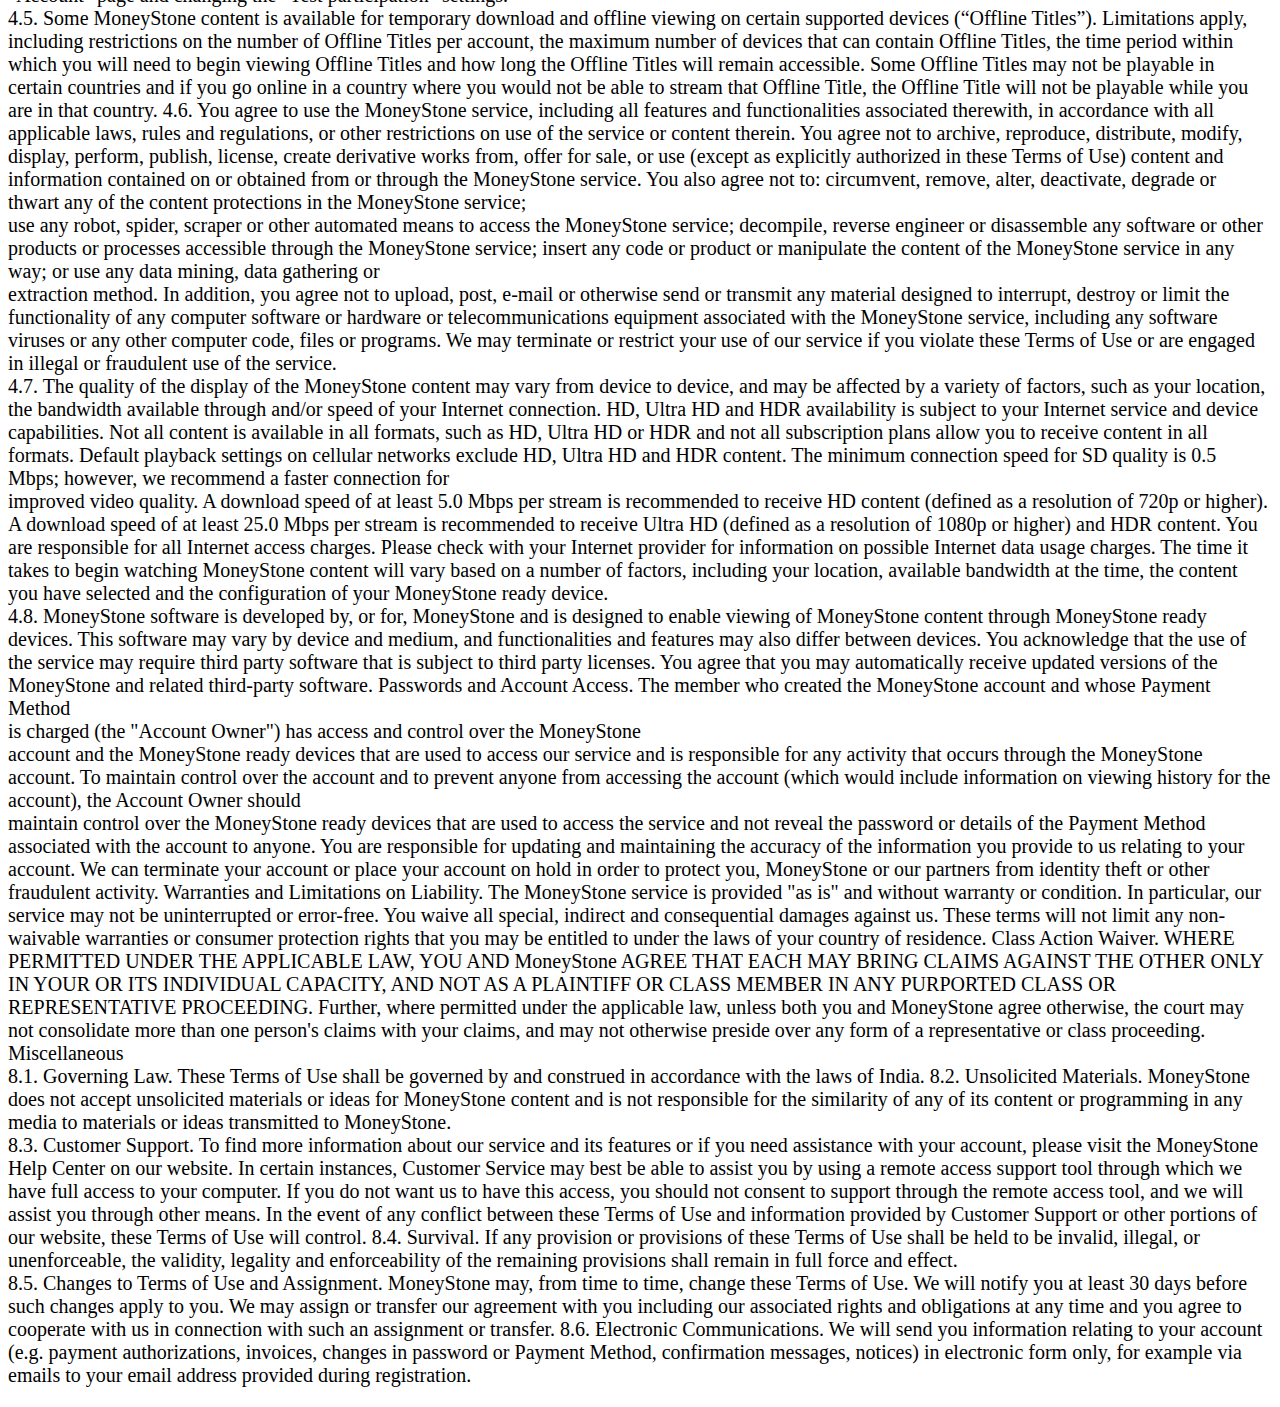
<file: Terms&Conditions.html>
<!DOCTYPE html>
<html lang="en" dir="ltr">
  <head>
    <meta charset="utf-8">
    <title></title>
    <style>
      p{
        font-family: candara;
        font-size: 20px;
      }
    </style>
  </head>
  <body>
    <p>MoneyStone Terms of Use
MoneyStone provides a personalized subscription service that allows our members to access movies and TV shows (“MoneyStone content”) streamed over the Internet to certain Internet-connected TVs, computers and other devices ("MoneyStone ready devices").<br>

These Terms of Use govern your use of our service. As used in these Terms of Use, "MoneyStone service", "our service" or "the service" means the personalized service provided by MoneyStone for discovering and watching MoneyStone content, including all features and functionalities, recommendations and reviews, the website, and user interfaces, as well as all content and software associated with our service.<br>

Membership.<br>

1.1. Your MoneyStone membership will continue until terminated. To use the MoneyStone service you must have Internet access and a MoneyStone ready device, and provide us with one or more Payment Methods. “Payment Method” means a current, valid, accepted method of payment, as may be updated from time to time, and which may include payment through your account with a third party. Unless you cancel your membership before your billing date, you authorize us to charge  the membership fee for the next billing cycle to your Payment Method (see "Cancellation" below).<br>

1.2. We may offer a number of membership plans, including special promotional plans or memberships offered by third parties in conjunction with the provision of their own products and services. We are not responsible for the products and services provided by such third parties. Some membership plans may have differing conditions and limitations, which will be disclosed at your sign-up or in other communications made available to you. You can find specific details regarding your MoneyStone membership by visiting our website and clicking on the "Account" link available at the top of the pages of the MoneyStone website under your profile name.
Free Trials<br>

2.1. Your MoneyStone membership may start with a free trial. The duration of the free trial period of your membership will be specified during sign-up and is intended to allow new members and certain former members to try the service.<br>

2.2. Free trial eligibility is determined by MoneyStone at its sole discretion and we may limit eligibility or duration to prevent free trial abuse. We reserve the right to revoke the free trial and put your account on hold in the event that we determine that you are not eligible. Members of households with an existing or recent MoneyStone membership are not eligible. We may use information such as device ID, method of payment or an account email address used with an existing or recent<br> MoneyStone membership to determine eligibility. For combinations with other offers, restrictions may apply.<br>

2.3. We will charge the membership fee for the next billing cycle to your Payment Method at the end of the free trial period unless you cancel your membership prior to the end of the free trial period. To view the membership price and end date of your free trial period, visit our website and click the "Billing details" link on the "Account" page.<br>
Billing and Cancellation<br>

3.1. Billing Cycle. The membership fee for the MoneyStone service and any other charges you may incur in connection with your use of the service, such as taxes and possible transaction fees, will be charged to your Payment Method on the specific billing date indicated on your "Account" page. The length of your billing cycle will depend on the type of subscription that you choose when you sign-up for the service. In some cases your payment date may change, for example if your Payment Method has not successfully settled or if your paid membership began on a day not contained in a given month. Visit our website and click on the "Billing details" link on the "Account" page to see your next payment date. We may authorize your Payment Method in anticipation of membership or service-related charges through various methods, including authorizing it for up to approximately one month of service as soon as you register. In some instances, your available balance or credit limit may be reduced to reflect the authorization during your free trial period.<br>

3.2. Payment Methods.<br> To use the MoneyStone service you must provide one or more Payment Methods. You authorize us to charge any Payment Method associated to your account in case your primary Payment Method is declined or no longer available to us for payment of your subscription fee. You remain responsible for any uncollected amounts. If a payment is not successfully settled, due to expiration, insufficient funds, or otherwise, and you do not cancel your account, we may suspend your access to the service until we have successfully charged a valid Payment Method. For some Payment Methods, the issuer may charge you certain fees, such as foreign transaction fees or other fees relating to the processing of your Payment Method. Local tax charges may vary depending on the Payment Method used. Check with your Payment Method service provider for details.<br>

3.3. Updating your Payment Methods. You can update your Payment Methods by going to the "Account" page. We may also update your Payment Methods using information provided by the payment service providers. Following any update, you authorize us to continue to charge the applicable Payment Method(s).<br>

3.4. Cancellation. You can cancel your MoneyStone membership at any time, and you will continue to have access to the MoneyStone service through the end of your billing period. To the extent permitted by the applicable law, payments are non-refundable and we do not provide refunds or credits for any partial membership periods or unwatched MoneyStone content. To cancel, go to the "Account" page and follow the instructions for cancellation. If you cancel your membership, your account will automatically <br>close at the end of your current billing period. To see when your account will close, click "Billing details" on the "Account" page. If you signed up for MoneyStone using your account with a third party as a Payment Method and wish to cancel your MoneyStone membership, you may need to do so through such third party, for example by visiting your account with the applicable third party and turning off auto-renew, or unsubscribing from the MoneyStone service through that third party. You may also find billing information about your MoneyStone membership by visiting your account with the applicable third party.<br>

3.5. Changes to the Price and Subscription Plans. We may change our subscription plans and the price of our service from time to time; however, any price changes or changes to your subscription plans will apply no earlier than 30 days following notice to you.
MoneyStone Service<br>

4.1. You must be 18 years of age, or the age of majority in your province, territory or country, to become a member of the MoneyStone service. Minors may only use<br> the service under the supervision of an adult.<br>

4.2. The MoneyStone service and any content viewed through the service are for your personal and non-commercial use only and may not be shared with individuals beyond your household. During your MoneyStone membership we grant you a limited, non-exclusive, non-transferable right to access the MoneyStone service and view MoneyStone content. Except for the foregoing, no right, title or interest shall be transferred to you. You agree not to use the service for public performances.<br>
<br>
4.3. You may view the MoneyStone content primarily within the country in which you have established your account and only in geographic locations where we offer our <br>service and have licensed such content. The content that may be available to watch will vary by geographic location and will change from time to time. The number of devices on which you may simultaneously watch depends on your chosen subscription plan and is specified on the "Account" page.<br>

4.4. The MoneyStone service, including the content library, is regularly updated. In addition, we continually test various aspects of our service, including our website, user interfaces, promotional features and availability of MoneyStone content. You can turn off tests participation at any time by visiting the "Account" page and changing the "Test participation" settings.<br>

4.5. Some MoneyStone content is available for temporary download and offline viewing on certain supported devices (“Offline Titles”). Limitations apply, including restrictions on the number of Offline Titles per account, the maximum number of devices that can contain Offline Titles, the time period within which you will need to begin viewing Offline Titles and how long the Offline Titles will remain accessible. Some Offline Titles may not be playable in certain countries and if you go online in a country where you would not be able to stream that Offline Title, the Offline Title will not be playable while you are in that country.

4.6. You agree to use the MoneyStone service, including all features and functionalities associated therewith, in accordance with all applicable laws, rules and regulations, or other restrictions on use of the service or content therein. You agree not to archive, reproduce, distribute, modify, display, perform, publish, license, create derivative works from, offer for sale, or use (except as explicitly authorized in these Terms of Use) content and information contained on or obtained from or through the MoneyStone service. You also agree not to: circumvent, remove, alter, deactivate, degrade or thwart any of the content protections in the MoneyStone service;<br> use any robot, spider, scraper or other automated means to access the MoneyStone service; decompile, reverse engineer or disassemble any software or other products or processes accessible through the MoneyStone service; insert any code or product or manipulate the content of the MoneyStone service in any way; or use any data mining, data gathering or<br> extraction method. In addition, you agree not to upload, post, e-mail or otherwise send or transmit any material designed to interrupt, destroy or limit the functionality of any computer software or hardware or telecommunications equipment associated with the MoneyStone service, including any software viruses or any other computer code, files or programs. We may terminate or restrict your use of our service if you violate these Terms of Use or are engaged in illegal or fraudulent use of the service.<br>

4.7. The quality of the display of the MoneyStone content may vary from device to device, and may be affected by a variety of factors, such as your location, the bandwidth available through and/or speed of your Internet connection. HD, Ultra HD and HDR availability is subject to your Internet service and device capabilities. Not all content is available in all formats, such as HD, Ultra HD or HDR and not all subscription plans allow you to receive content in all formats. Default playback settings on cellular networks exclude HD, Ultra HD and HDR content. The minimum connection speed for SD quality is 0.5 Mbps; however, we recommend a faster connection for <br>improved video quality. A download speed of at least 5.0 Mbps per stream is recommended to receive HD content (defined as a resolution of 720p or higher). A download speed of at least 25.0 Mbps per stream is recommended to receive Ultra HD (defined as a resolution of 1080p or higher) and HDR content. You are responsible for all Internet access charges. Please check with your Internet provider for information on possible Internet data usage charges. The time it takes to begin watching MoneyStone content will vary based on a number of factors, including your location, available bandwidth at the time, the content you have selected and the configuration of your MoneyStone ready device.
<br>
4.8. MoneyStone software is developed by, or for, MoneyStone and is designed to enable viewing of MoneyStone content through MoneyStone ready devices. This software may vary by device and medium, and functionalities and features may also differ between devices. You acknowledge that the use of the service may require third party software that is subject to third party licenses. You agree that you may automatically receive updated versions of the MoneyStone and related third-party software.
Passwords and Account Access. The member who created the MoneyStone account and whose Payment Method <br>is charged (the "Account Owner") has access and control over the MoneyStone <br>account and the MoneyStone ready devices that are used to access our service and is responsible for any activity that occurs through the MoneyStone account. To maintain control over the account and to prevent anyone from accessing the account (which would include information on viewing history for the account), the Account Owner should <br>maintain control over the MoneyStone ready devices that are used to access the service and not reveal the password or details of the Payment Method associated with the account to anyone. You are responsible for updating and maintaining the accuracy of the information you provide to us relating to your account. We can terminate your account or place your account on hold in order to protect you, MoneyStone or our partners from identity theft or other fraudulent activity.
Warranties and Limitations on Liability. The MoneyStone service is provided "as is" and without warranty or condition. In particular, our service may not be uninterrupted or error-free. You waive all special, indirect and consequential damages against us. These terms will not limit any non-waivable warranties or consumer protection rights that you may be entitled to under the laws of your country of residence.
Class Action Waiver. WHERE PERMITTED UNDER THE APPLICABLE LAW, YOU AND MoneyStone AGREE THAT EACH MAY BRING CLAIMS AGAINST THE OTHER ONLY IN YOUR OR ITS INDIVIDUAL CAPACITY, AND NOT AS A PLAINTIFF OR CLASS MEMBER IN ANY PURPORTED CLASS OR REPRESENTATIVE PROCEEDING. Further, where permitted under the applicable law, unless both you and MoneyStone agree otherwise, the court may not consolidate more than one person's claims with your claims, and may not otherwise preside over any form of a representative or class proceeding.
Miscellaneous<br>

8.1. Governing Law. These Terms of Use shall be governed by and construed in accordance with the laws of India.

8.2. Unsolicited Materials. MoneyStone does not accept unsolicited materials or ideas for MoneyStone content and is not responsible for the similarity of any of its content or programming in any media to materials or ideas transmitted to MoneyStone.
<br>
8.3. Customer Support. To find more information about our service and its features or if you need assistance with your account, please visit the MoneyStone Help Center on our website. In certain instances, Customer Service may best be able to assist you by using a remote access support tool through which we have full access to your computer. If you do not want us to have this access, you should not consent to support through the remote access tool, and we will assist you through other means. In the event of any conflict between these Terms of Use and information provided by Customer Support or other portions of our website, these Terms of Use will control.

8.4. Survival. If any provision or provisions of these Terms of Use shall be held to be invalid, illegal, or unenforceable, the validity, legality and enforceability of the remaining provisions shall remain in full force and effect.
<br>
8.5. Changes to Terms of Use and Assignment. MoneyStone may, from time to time, change these Terms of Use. We will notify you at least 30 days before such changes apply to you. We may assign or transfer our agreement with you including our associated rights and obligations at any time and you agree to cooperate with us in connection with such an assignment or transfer.

8.6. Electronic Communications. We will send you information relating to your account (e.g. payment authorizations, invoices, changes in password or Payment Method, confirmation messages, notices) in electronic form only, for example via emails to your email address provided during registration.</p>
  </body>
</html>
</file>
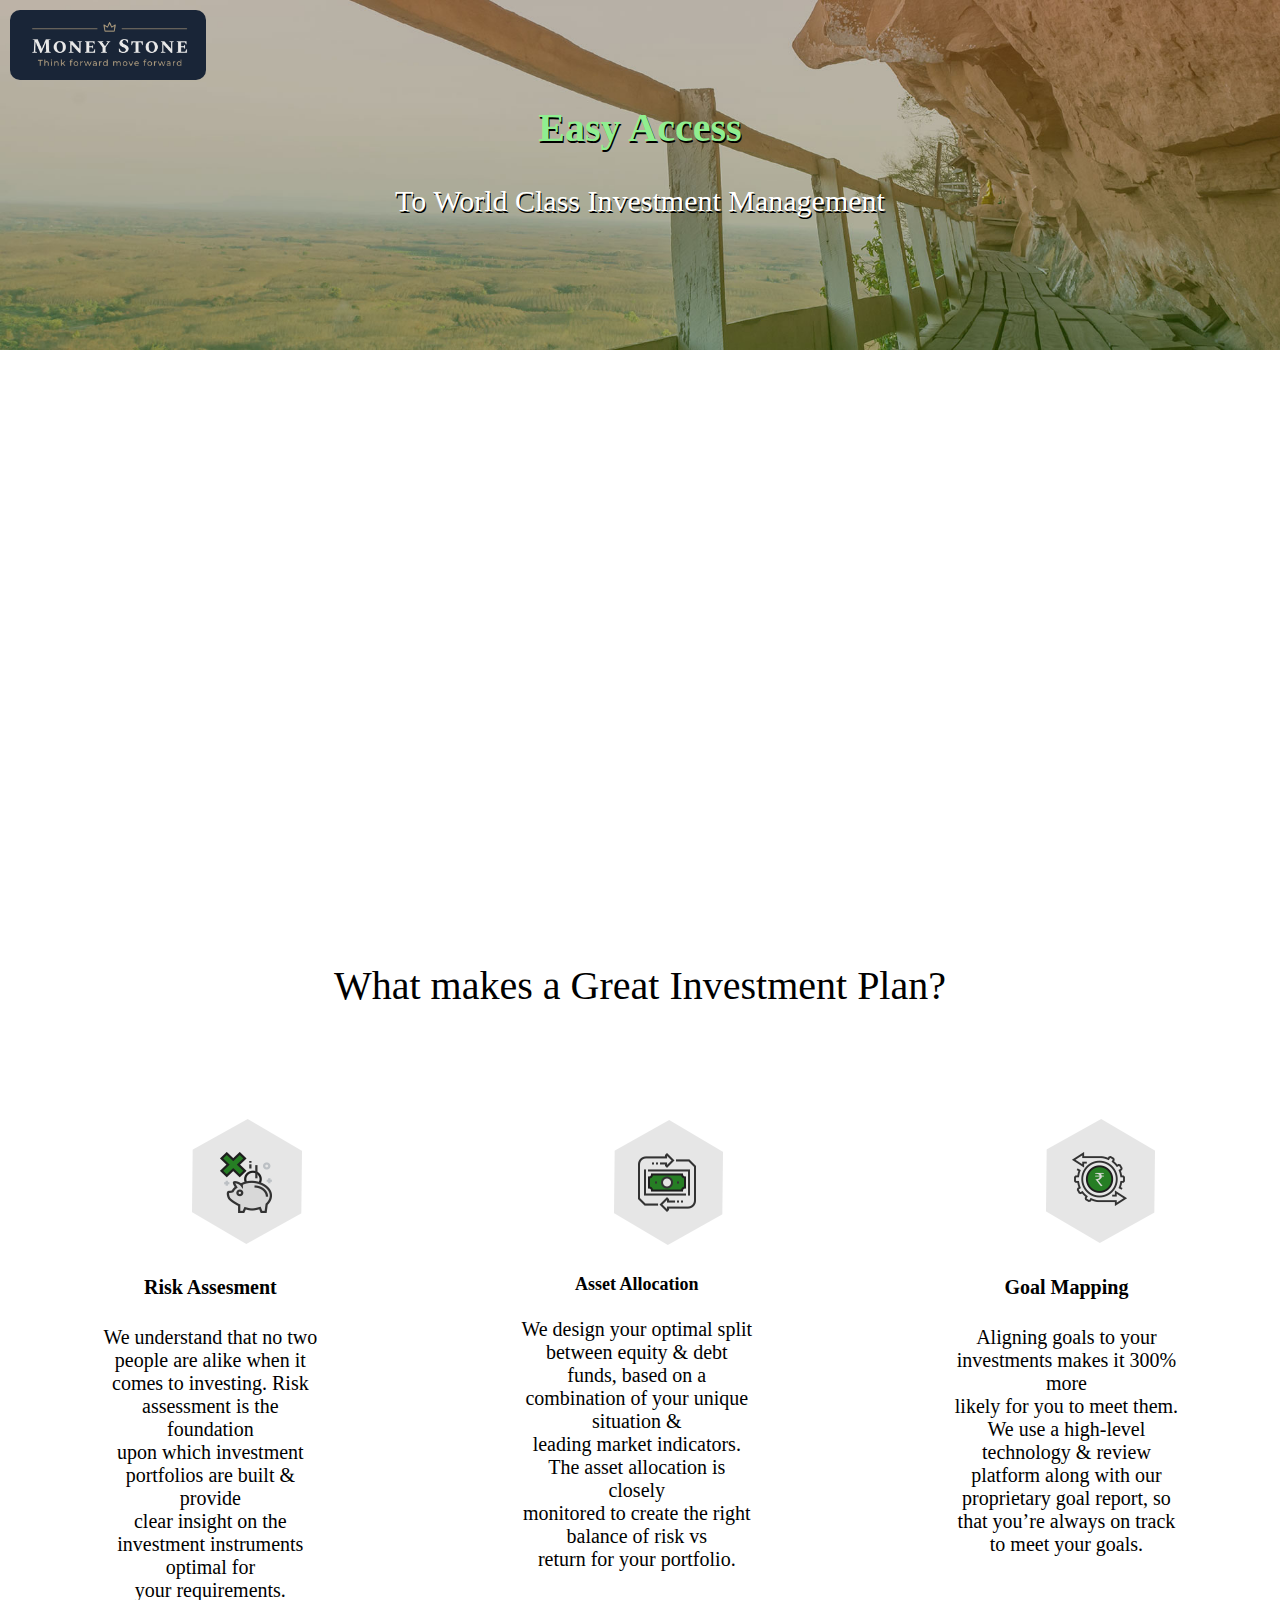
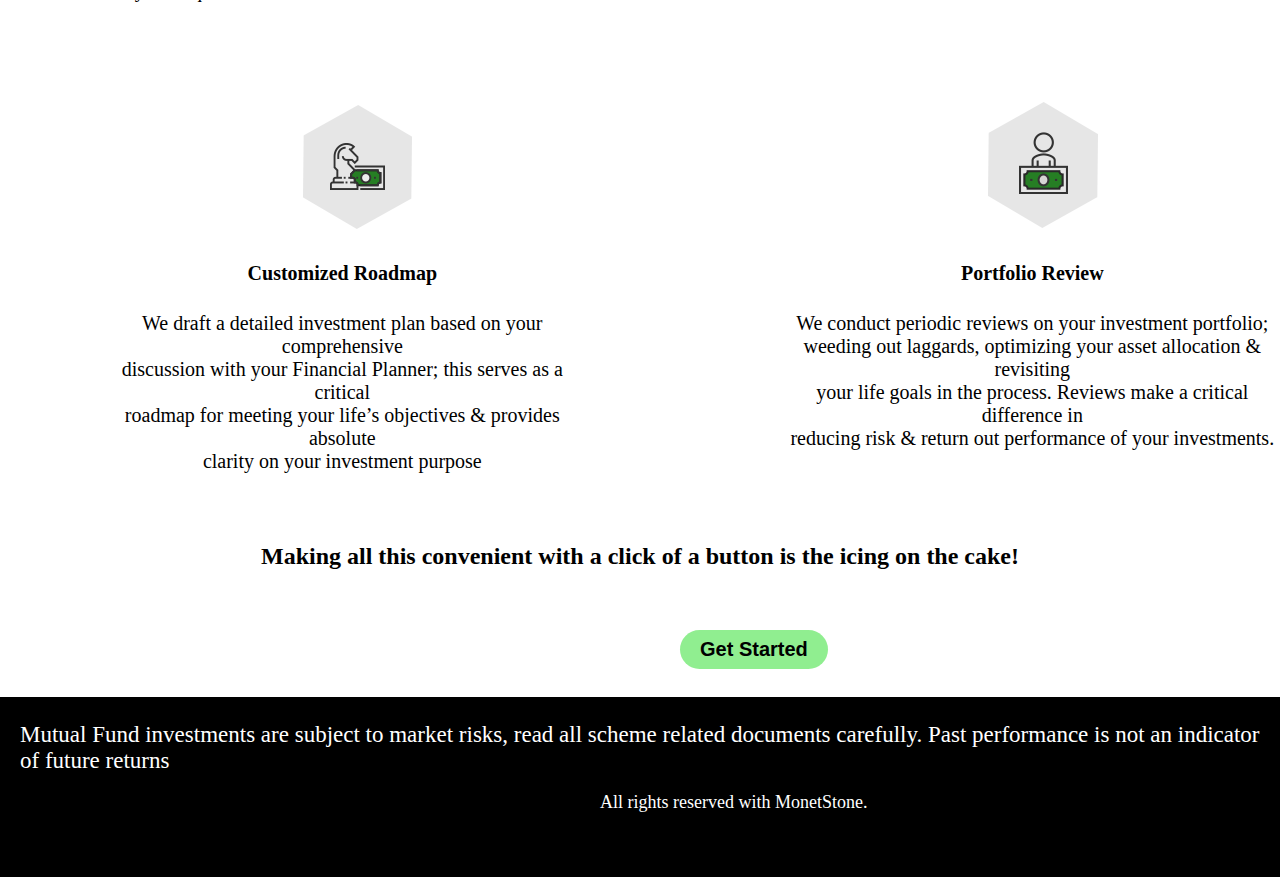
<file: WhyMoneyStone.html>
<!DOCTYPE html>
<html lang="en" dir="ltr">
  <head>
    <meta charset="utf-8">
    <title>WhyMoneyStone</title>
    <link rel="stylesheet" href="WhyMoneyStonecss.css">
  </head>
  <body>
    <div class="Container">

      <div class="bg">
        <img src="moneystone.png" height="70">
        <h2>Easy Access</h2>
        <h4>To World Class Investment Management</h4>
      </div>


      <div class="graph">
        <script src="graph.js"></script>
        <div id="chartContainer" style="height: 400px; width: 100%;"></div>
      </div>
      <div class="plan">
      <h1>What makes a Great Investment Plan?</h1>
      <div class="row1">
        <div class="planset1">
        <img src="plan1.png">
        <h4>Risk Assesment</h4>
        <p>We understand that no two people are alike when it<br>
          comes to investing. Risk assessment is the foundation<br>
          upon which investment portfolios are built & provide<br>
          clear insight on the investment instruments optimal for<br>
          your requirements.</p>
        </div>
        <div class="planset2">
        <img src="plan2.png">
        <h4>Asset Allocation</h4>
        <p>We design your optimal split between equity & debt<br>
          funds, based on a combination of your unique situation &<br>
          leading market indicators. The asset allocation is closely<br>
          monitored to create the right balance of risk vs<br>
          return for your portfolio.</p>
      </div>
      <div class="planset3">
        <img src="plan3.png">
        <h4>Goal Mapping</h4>
        <p>Aligning goals to your investments makes it 300% more<br>
          likely for you to meet them. We use a high-level<br>
          technology & review platform along with our<br>
          proprietary goal report, so that you’re always on track<br>
          to meet your goals.</p>
      </div>
      </div>
      <div class="row2">
        <div class="planset4">
          <img src="plan4.png">
          <h4>Customized Roadmap</h4>
          <p>We draft a detailed investment plan based on your comprehensive<br>
          discussion with your Financial Planner; this serves as a critical<br>
          roadmap for meeting your life’s objectives & provides absolute<br>
          clarity on your investment purpose</p>
        </div>
        <div class="planset5">
          <img src="plan5.png">
          <h4>Portfolio Review</h4>
          <p>We conduct periodic reviews on your investment portfolio;<br>
          weeding out laggards, optimizing your asset allocation & revisiting<br>
          your life goals in the process. Reviews make a critical difference in<br>
          reducing risk & return out performance of your investments.</p>
        </div>
      </div>
      <h2>Making all this convenient with a click of a button is the icing on the cake!</h2>
      <a href="GetStarted.html">
        <button type="button" name="button">Get Started</button>
      </a>
      </div>
      <div class="footer">
        <h1>Mutual Fund investments are subject to market risks, read all scheme related documents carefully. Past performance is not an indicator of future returns</h1>
        <h3>All rights reserved with MonetStone.</h3>
      </div>
    </div>
    <script type="text/javascript" src="https://canvasjs.com/assets/script/canvasjs.min.js"></script>
  </body>
</html>
</file>
<file: indexcss.css>
body{
  margin: 0;
  padding: 0;
}
.model-bg{
  position: fixed;
  width: 100%;
  height: 160vh;
  background-color: rgba(0, 0, 0, 0.5);
  visibility: hidden;
  opacity: 0;
  transition: visibility 0s, opacity 1s;
}
.model-close{
  position: absolute;
  top: 10px;
  right: 10px;
  font-weight: bolder;
  cursor: pointer;
}
.bg-active{
  visibility: visible;
  opacity: 1;
}
.model{
  position: relative;
  background-image: url("loginbg.jpg");
  background-size: cover;
  width: 25%;
  transform: translate(145%,90%);
  font-family: 'Montserrat', sans-serif;
  padding: 15px 5px 25px 5px;
  text-align: center;
}
.model h2{
  font-family: candara;
  font-weight: normal;
  font-weight: 25px;
  position: static;
  padding-top: 5px;
  padding-bottom: 5px;
}
.model label{
  font-weight:lighter;
}

.model input[type="text"]{
  padding: 5px 5px 5px 5px;
transition: 0.4s ease-out;
height:30px;
width: 85%;
}
::placeholder{
  font-size: 15px;
}
.model input[type="password"]{
  padding: 5px 5px 5px 5px;
  transition: 0.4s ease-out;
  height:30px;
  width: 85%;
}
.model input[type="submit"]{
  color: black;
  font-family: candara;
  font-weight: bold;
  border: none;
  padding: 10px 20px 10px 20px;
  font-size: 18px;
  background-color: lightgreen;
  transition: 0.2s ease-out;
}
.model input[type="submit"]:hover{
  color: green;
  background-color: white;
}
.model-close{
  margin-right: 10px;
}
.Navbar1{
  height: 90px;
  width: 100%;
  background-color: rgba(0,0,0,0.4);
}
.services a{
  color: white;
  text-decoration: none;
  float: right;
  margin-left: 35px;
  margin-top: 35px;
  margin-right: 35px;
  font-size: 16px;
  font-family: 'MuseoSans', sans-serif;
  transition: .4s ease-out;
}
a:hover{
  color: lightgreen;
}
.services img{
  margin-left: 20px;
  margin-top: 10px;
}
.changebg{
  height: 420px;
  width: 100%;
  background-position: top;
  background-repeat:  no-repeat;
  background-size: cover;
  animation: animate 16s linear infinite;
}
.changebg h1{
  text-align: center;
  text-decoration: none;
  margin-top: 50px;
  font-family: candara;
  font-weight: 500;
  color: white;
  font-size: 40px;
  text-shadow: 1px 4px black;
  letter-spacing: 4px;
}
.changebg button{
  margin-left: 680px;
  margin-top: 40px;
  padding: 8px 20px 8px 20px;
  border-radius: 20px;
  border: none;
  font-family: "Lucida Sans Unicode", "Lucida Grande", sans-serif;
  font-weight: bold;
  font-size: 20px;
  background-color: lightgreen;
  transition: .3s ease-out;
}
.changebg button:hover{
  transform: translateY(10px);
  background-color: #32CD32;
}
.changebg button:hover::before{
  opacity: 1;
}
.typing{
  position: relative;
  margin-left: 580px;
  font-family: monospace;
  font-size: 35px;
  color: black;
}
.typing::after{
  content: "";
  position: absolute;
  height: 100%;
  width: 1px;
  border-right: 2px solid white;
  animation: blink 0.5s infinite ease;
}
.Navbar2{
  display: flex;
  background-color: rgba(0,0,0,0.1);
  height: 190px;
  width: 100%;
}
.conflict{
  margin-left: 230px;
  height: inherit;
  width: 350px;
}
.conflict p{
  margin-left: 130px;
}
.conflict h4{
  margin-left: 115px;
  text-decoration: none;
  font-family: candara;
  font-size: 20px;
  letter-spacing: 0.99px;
  color: green;
}
.goal{
  height: inherit;
  width: 350px;
}
.goal p{
  margin-left: 130px;
}
.goal h4{
  margin-left: 125px;
  font-family:candara;
  font-size: 20px;
  letter-spacing: 1px;
  color: green;
}
.convenient{
  height: inherit;
  width: 350px;
}
.convenient p{
  margin-left: 130px;
}
.convenient h4{
  margin-left: 80px;
  font-family: candara;
  font-size: 20px;
  letter-spacing: 1px;
  color: green;
}
.todowork{
  height: 500px;
  width: 100%;
  display: flex;
}
.yourself{
  height: 500px;
  width: 50%;
  background-color: white;
  background: url("bgfirst.png");
  background-size: cover;
}
.yourself img{
  margin-left: 48%;
  margin-top: 40px;
}
.yourself h1{
  margin-left: 300px;
  font-family: 'MuseoSans', sans-serif;
  color: #228B22;
}
.yourself p{
  margin-left: 140px;
  font-family: 'MuseoSans', sans-serif;
}
.yourself:hover{
  transition: opacity 1s ease-in-out;
  background: white;
}
.yourself button{
  font-family: candara;
  margin-left: 330px;
  padding: 5px 15px 5px 15px;
  background-color: lightgreen;
  font-size: 20px;
  border-radius: 20px;
  border: none;
  margin-top: 20px;
  transition: .4s ease-out;
}
.yourself button:hover{
  background: #32CD32;
}
.expert{
  height: 500px;
  width: 50%;
  background-color: pink;
  background: url("bgsecond.png");
  background-size: cover;
}
.expert img{
  margin-left: 47%;
  margin-top: 40px;
}
.expert h1{
  margin-left: 280px;
  font-family: 'MuseoSans', sans-serif;
  color: #228B22;
}
.expert p{
  margin-left: 180px;
  font-family: 'MuseoSans', sans-serif;
}
.expert:hover{
  transition: opacity 1s ease-in-out;
  background: white;
}
.expert button{
  font-family: candara;
  margin-left: 315px;
  padding: 5px 15px 5px 15px;
  background-color: lightgreen;
  background-color: lightgreen;
  font-size: 20px;
  border-radius: 20px;
  border: none;
  margin-top: 20px;
  transition: .4s ease-out;
}
.expert button:hover{
  background: #32CD32;
}
.word{
  margin-top: -35px;
  padding: 0;
  height: 50px;
  width: 100%;
  background-color: lightgreen;
}
.word p{
  text-align: center;
  font-size: 35px;
  font-family: candara;
  font-weight: lighter;
}
.testimonials{
  background-image: url("new5.png");
  background-repeat: no-repeat;
  background-size: cover;
  background-color: black;
  height: 400px;
  width: 100%;
}
.middle{
  height: 400px;
  width: 910px;
  background: transparent;
  margin-left: 300px;
  transition: left 2s;
  -webkit-transition: left 2s;
  -moz-transition: left 2s;
  -o-transition: left 2s;
}
.slider{
  overflow: hidden;
}
.slides{
  display: flex;
}
.slides input{
  display: none;
}
.slide{
  transition: 2s;
}
.manual-navigation{
  position: absolute;
  display: flex;
  margin-top: -50px;
  margin-left: 355px;
}
.manual-btn{
  padding: 5px;
  border: 2px solid lightgreen;
  border-radius: 10px;
  cursor: pointer;
  transition: 1s;
}
.manual-btn:not(:last-child){
  margin-right: 40px;
}
.manual-btn:hover{
  background: lightgreen;
}
#radio1:checked ~ .first{
  margin-left: 0;
}

#radio2:checked ~ .first{
  margin-left: -100%;
}

#radio3:checked ~ .first{
  margin-left: -200%;
}

#radio4:checked ~ .first{
  margin-left: -300%;
}
.auto-navigation{
  position: absolute;
  display: flex;
  margin-left: 355px;
  margin-top: 355px;
}
.auto-navigation div{
  border: 2px solid lightgreen;
  padding: 5px;
  border-radius: 10px;
  transition: 1s;
  justify-content: center;
}
.auto-navigation div:not(:last-child){
  margin-right: 40px;
}
#radio1:checked ~ .auto-navigation .auto-btn1{
  background: lightgreen;
}

#radio2:checked ~ .auto-navigation .auto-btn2{
  background: lightgreen;
}

#radio3:checked ~ .auto-navigation .auto-btn3{
  background: black;
}

#radio4:checked ~ .auto-navigation .auto-btn4{
  background: black;
}
.slide first{
  background: transparent;
}
.slide{
  background: transparent;
}
h1{
  color: white;
}
@keyframes animate{
  0%,100%{
    background-image: url("p1.png");
  }
  25%{
    background-image: url("p2.png");
  }
  50%{
    background-image: url("pic2.jpg");
  }
  75%{
    background-image: url("pic1.jpg");
  }
}
@keyframes blink {
  0%{
    opacity: 0;
  }
  100%{
    opacity: 2;
  }
}
.temp{
  margin-top: -20px;
  height: 800px;
  width: 100%;
  background-color: #37BC61;/*#42acd3*/
}
.temp h1{
  text-align: center;
  font-weight: normal;
  font-family: -apple-system,BlinkMacSystemFont,
  "Segoe UI",Roboto,"Helvetica Neue",Arial,sans-serif;
  padding-top: 60px;
}
.side{
  display: flex;
}
.side img{
  padding-top: 100px;
  padding-left: 150px;
}
.side p{
  margin-top: 170px;
  margin-left: 150px;
  line-height: 45px;
  color: white;
  font-size: 23px;
  font-family: candara;
}
.Footer{
  height: 220px;
  width: 100%;
  background: lightblue;
}
.Footer p{
  text-align: center;
  font-family: candara;
  font-size: 17px;
  line-height: 45px;
}
.risks{
  align-self: baseline;
  height: 80px;
  width: 100%;
  background-color: #adbce6;
}
</file>
<file: Impactcss.css>
body{
  margin: 0;
  padding: 0;
  background-color: rgba(0, 0, 0,0.0.1);
  height: 1500px;
}
.impact{
  margin-top: -20px;
  height: 480px;
  width: 100%;
  background-image:url("impactbg.jpg");
  background-size: cover;
}
.impact h1{
  padding-top: 180px;
  text-align: center;
  font-size: 32px;
  font-family: -apple-system,BlinkMacSystemFont,"Segoe UI",Roboto,"Helvetica Neue",Arial,sans-serif;
  font-weight: lighter;
}
.boxes{
  display: flex;
}
.box1,.box2,.box3{
  padding-top: 22px;
  text-align: center;
  font-family: candara;
  font-weight: normal;
  font-size: 18px;
  box-sizing: border-box;
  box-shadow: 0px 0px 2px 2px lightgray;
  margin-top: -80px;
  margin-left: 163px;
  height: 330px;
  width: 290px;
  background-color: white;
  border-radius: 9px;
}
.box1 h2,.box2 h2,.box3 h2{
  color: 	#008080;
}
.review{
  height: 600px;
  width: 100%;
}
.reviewbox{
  text-align: center;
  margin-left: 250px;
  height: 700px;
  width: 1000px;
}
.reviewbox h1{
  font-family: -apple-system,BlinkMacSystemFont,"Segoe UI",Roboto,"Helvetica Neue",Arial,sans-serif;
  font-weight: lighter;
  padding-top: 100px;
}
.rapidgoal{
  display: flex;
}
.rapidgoal h3{
  margin-left: 160px;
  font-family: candara;
  font-size: 20px;
  font-weight: normal;
}
.rapidgoalimg{
  display: flex;
  margin-left: 60px;
  padding-top: 5px;
}
.reviewstep{
  height: 400px;
  width: 100%;
  background-color: white;
}
.reviewstep button{
  position: absolute;
  height: 60px;
  width: 100px;
  font-family: candara;
  font-weight: normal;
  font-size: 20px;
  color: black;
  background-color: lightgreen;
  border: none;
  margin-left: -400px;
}
.reviewstep img{
  margin-left: 430px;
}
.footer{
  height: 160px;
  width: 100%;
  background-color: black;
}
.footer h1{
  padding-top: 25px;
  padding-left: 20px;
  font-family: candara;
  font-weight: lighter;
  font-size: 23px;
  color: white;
}
.footer h3{
  padding-left: 600px;
  font-family: candara;
  font-weight: lighter;
  font-size: 18px;
  color: white;
}
</file>
<file: WhyMoneyStonecss.css>
body{
  padding: 0;
  margin: 0;
}
.bg{
  margin: 0;
  padding: 0;
  height: 350px;
  width: 100%;
  background-image: url("wms.png");
  background-size: cover;
}
.bg img{
  margin-top: 10px;
  margin-left: 10px;
  border-radius: 10px;

}
.bg h2{
  text-align: center;
  margin-top: 20px;
  font-family:  candara;
  font-weight: bolder;
  color: lightgreen;
  text-shadow: 1px 2px black;
  font-size: 40px;
}
.bg h4{
  text-align: center;
  margin-top: 20px;
  font-family:  candara;
  font-weight: lighter;
  color: white;
  text-shadow: 1px 2px black;
  font-size: 30px;
}
.graph{
  padding-top: 5px;
  height: 500px;
  width: 100%;
}
.plan{
  background-color: white;
  height: 1400px;
  width: 100%;
}
.plan h1{
  text-align: center;
  font-family: candara;
  font-weight: normal;
  padding-top: 80px;
  font-size: 40px;
}
.row1{
  display: flex;
  padding-top: 80px;
}
.row2{
  display: flex;
  padding-top: 80px;
}
.planset1{
  padding-left: 100px;
  padding-right: 100px;
}
.planset1 img{
  margin-left: 90px;
}
.planset1 h4,p{
  font-size: 20px;
  text-align: center;
  font-family: candara;
}
.planset2{
  padding-left: 100px;
  padding-right: 100px;
}
.planset2 img{
  margin-left: 90px;
}
.planset2 h4,p{
    font-size: 20px;
  text-align: center;
  font-family: candara;
  font-size: 18px;
}
.planset3{
  padding-left: 100px;
  padding-right: 100px;
}
.planset3 img{
  margin-left: 90px;
}
.planset3 h4,p{
    font-size: 20px;
  text-align: center;
  font-family: candara;
}
.planset4{
  padding-left: 100px;
}
.planset4 h4,p{
  font-size: 20px;
  text-align: center;
  font-family: candara;
}
.planset4 img{
  margin-left: 200px;
}
.planset5{
  padding-left: 200px;
}
.planset5 h4,p{
    font-size: 20px;
  text-align: center;
  font-family: candara;
}
.planset5 img{
  margin-left: 200px;
}
.plan h2{
  font-family: candara;
  text-align: center;
  padding-top: 30px;
}
.plan button{
  margin-left: 680px;
  margin-top: 40px;
  padding: 8px 20px 8px 20px;
  border-radius: 20px;
  border: none;
  font-family: "Lucida Sans Unicode", "Lucida Grande", sans-serif;
  font-weight: bold;
  font-size: 20px;
  background-color: lightgreen;
  transition: .3s ease-out;
}
.plan button:hover{
  transform: translateY(10px);
  background-color: #32CD32;
}
.footer{
  height: 180px;
  width: 100%;
  background-color: black;
}
.footer h1{
  padding-top: 25px;
  padding-left: 20px;
  font-family: candara;
  font-weight: lighter;
  font-size: 23px;
  color: white;
}
.footer h3{
  padding-left: 600px;
  font-family: candara;
  font-weight: lighter;
  font-size: 18px;
  color: white;
}
</file>
